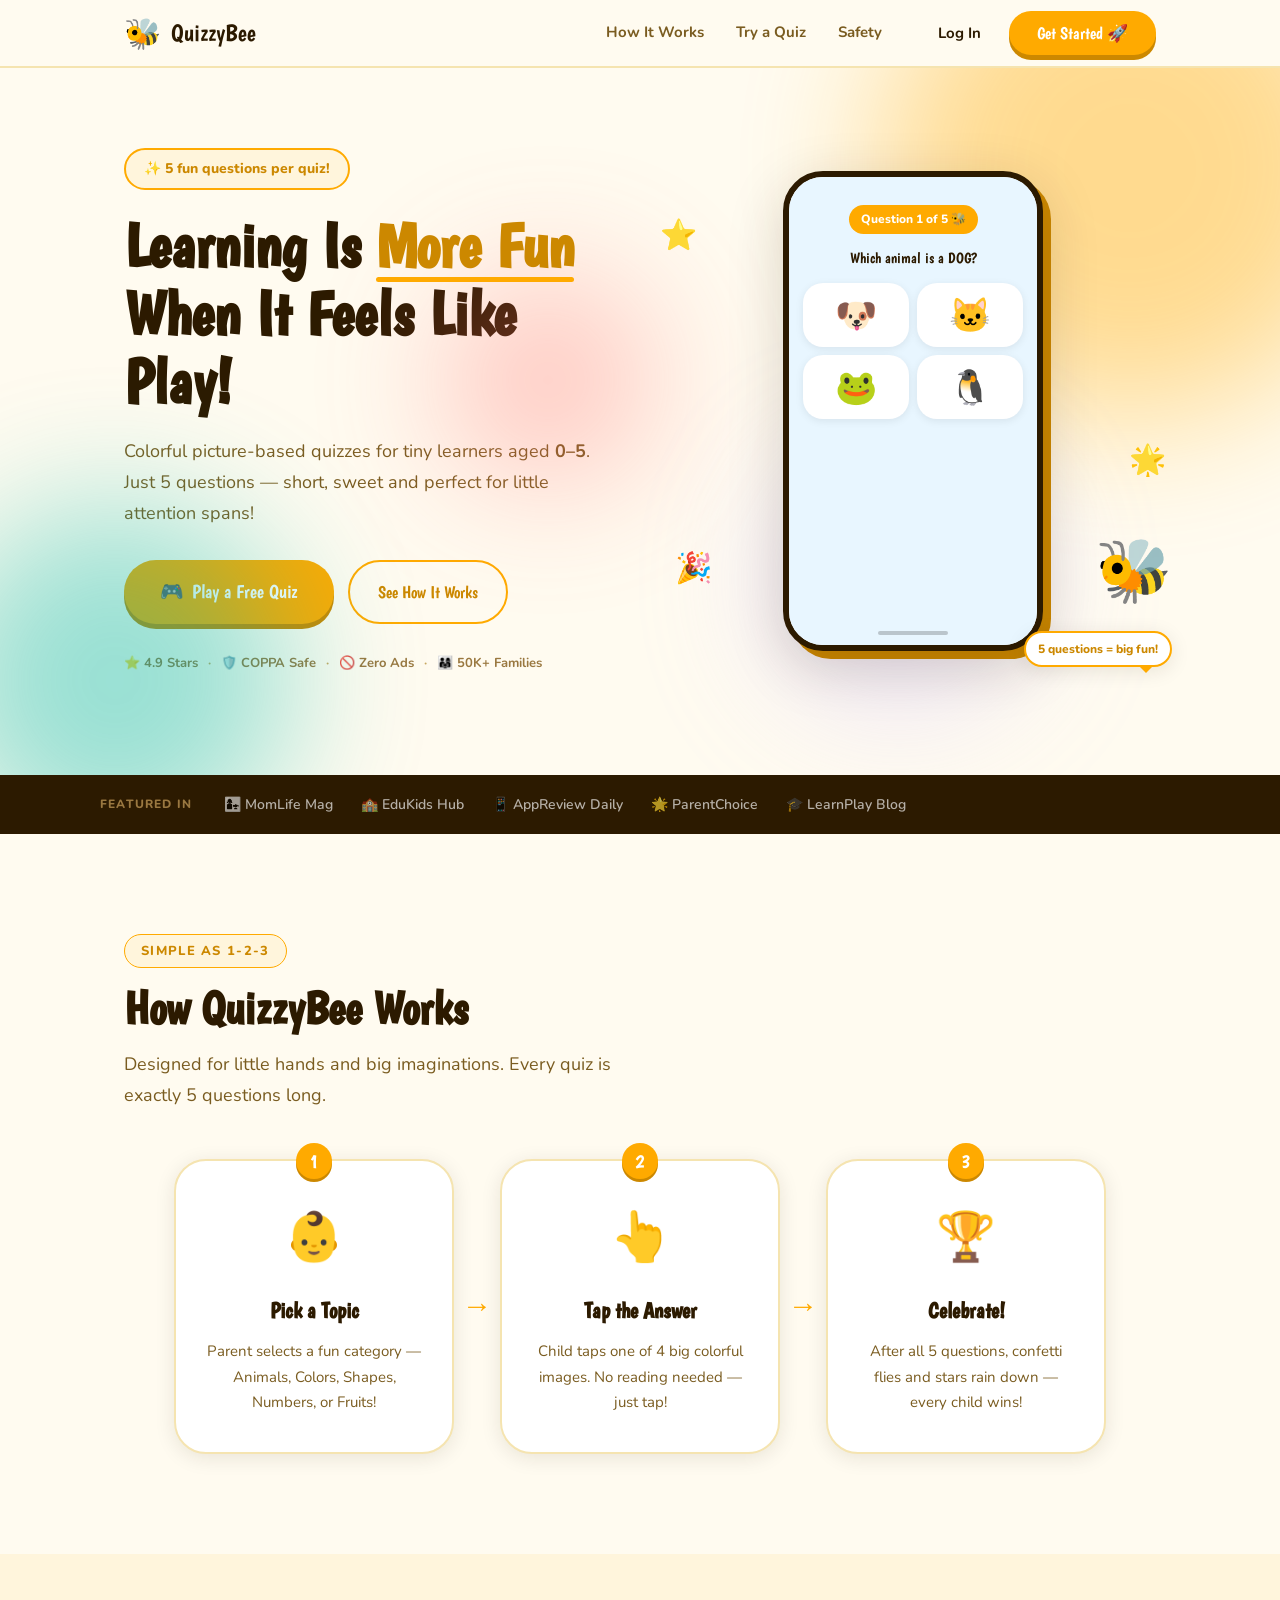
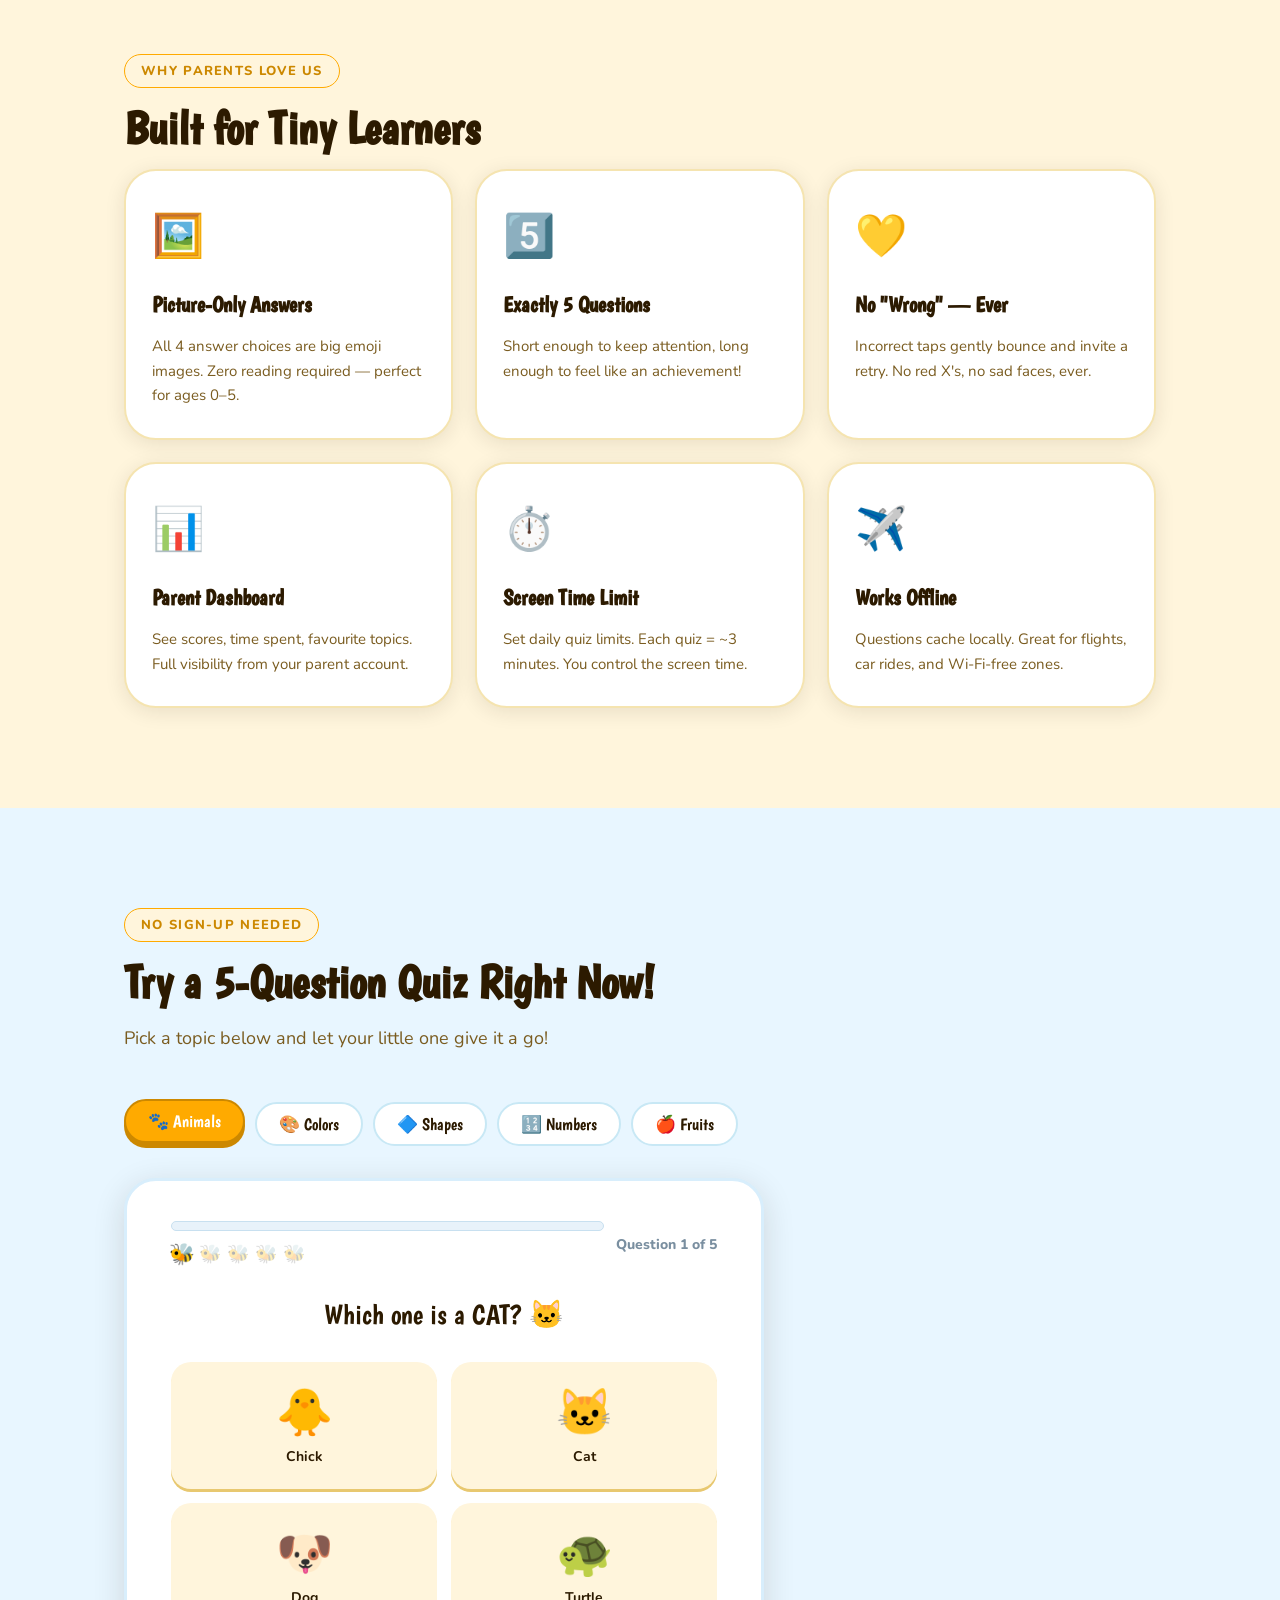
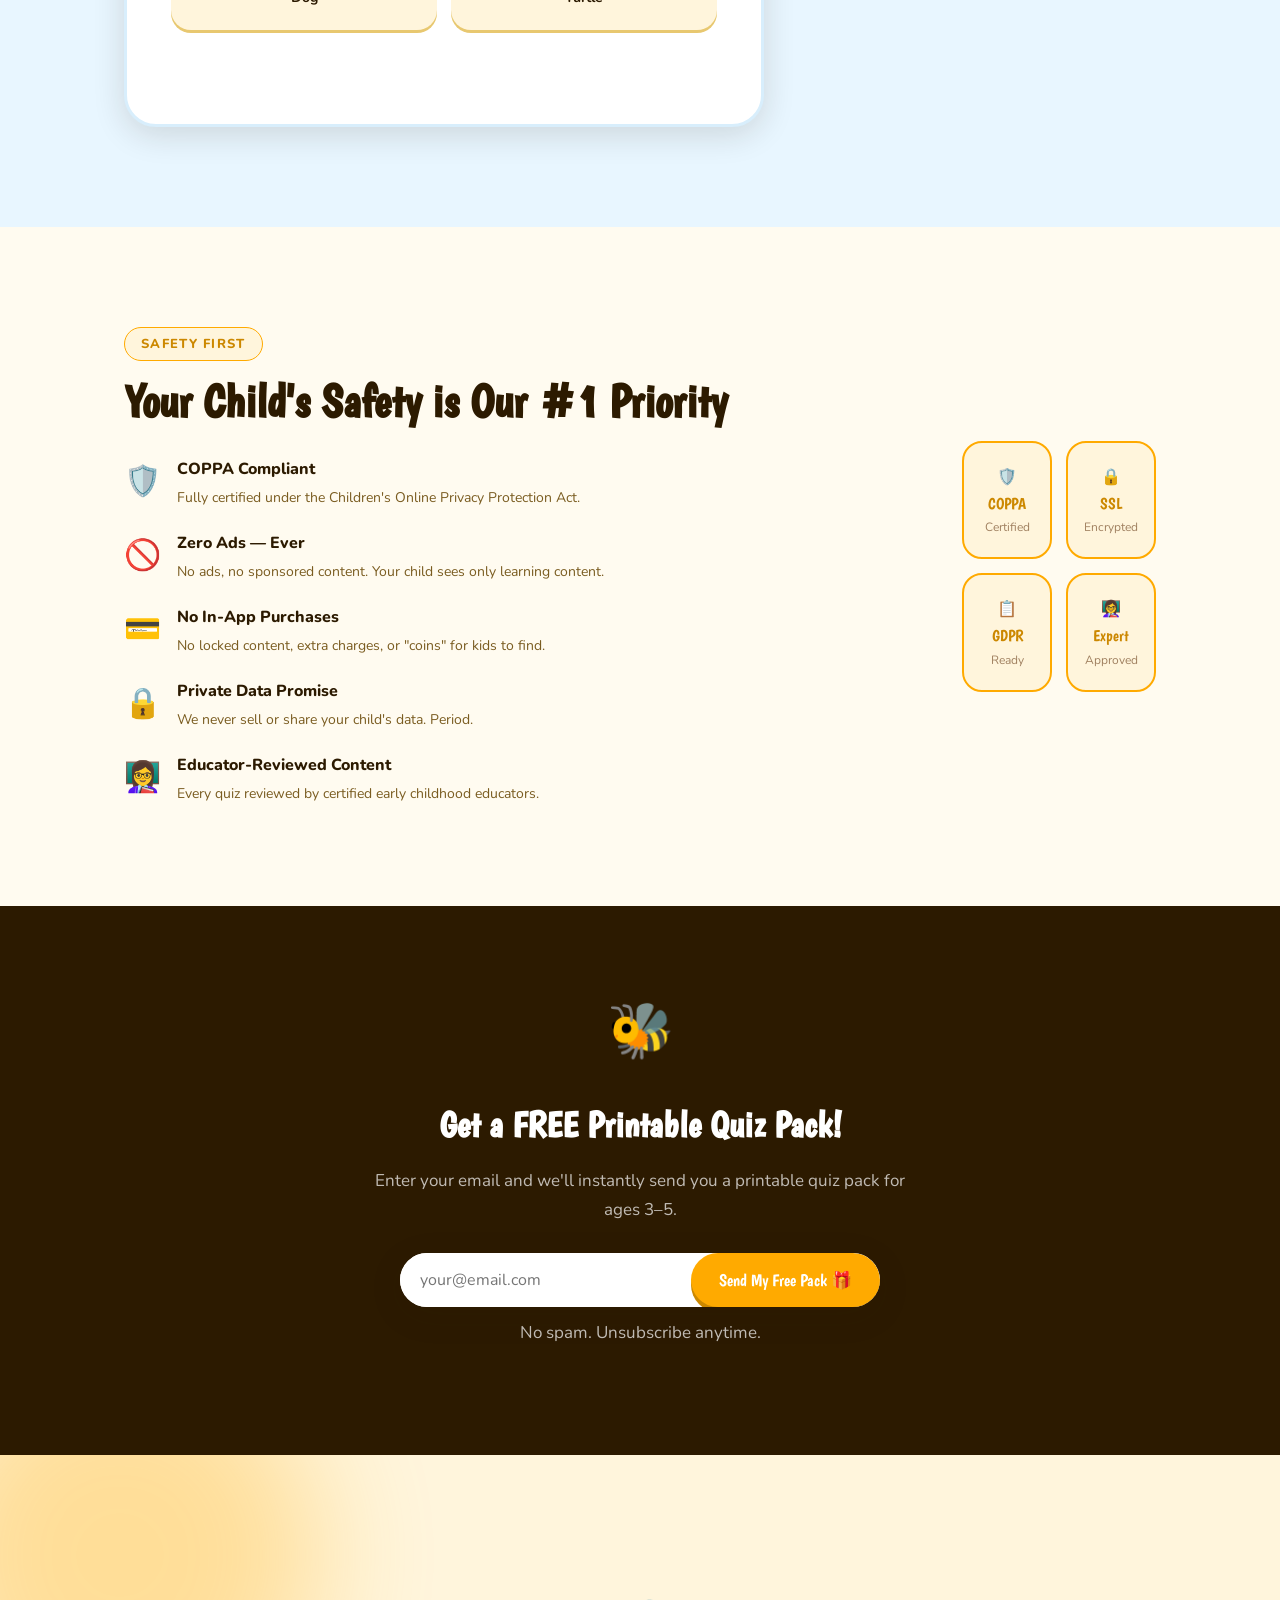
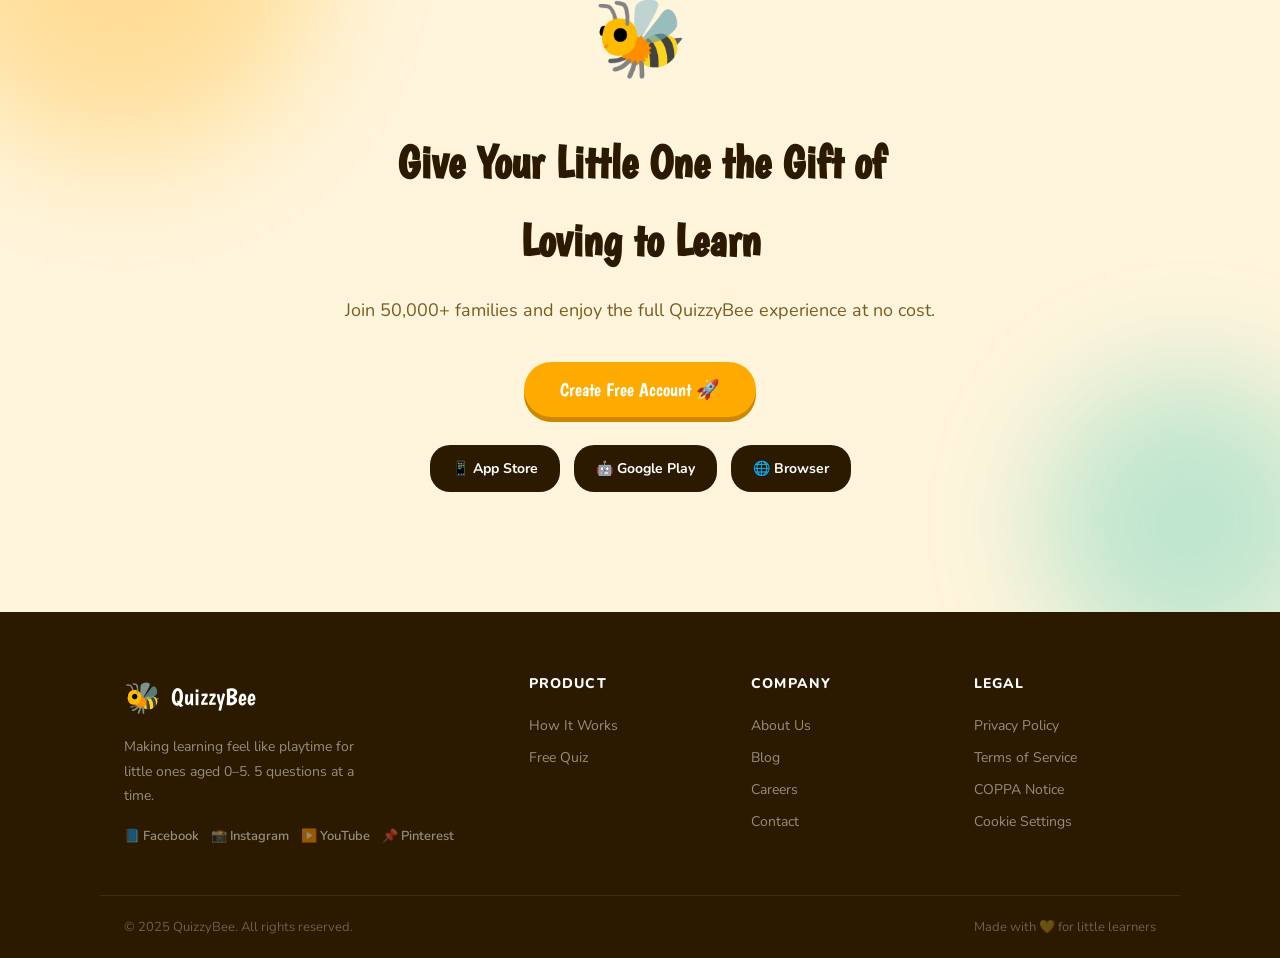
<file: index.html>
<!DOCTYPE html>
<html lang="en">
<head>
  <meta charset="UTF-8" />
  <meta name="viewport" content="width=device-width, initial-scale=1.0" />
  <title>QuizzyBee 🐝 — Fun Learning for Little Ones!</title>
  <link rel="preconnect" href="https://fonts.googleapis.com" />
  <link rel="preconnect" href="https://fonts.gstatic.com" crossorigin />
  <link href="https://fonts.googleapis.com/css2?family=Boogaloo&family=Nunito:wght@400;600;700;800;900&display=swap" rel="stylesheet" />
  <link rel="stylesheet" href="style.css" />
</head>
<body>

<!-- ═══ NAVBAR ═══ -->
<nav class="navbar" id="navbar">
  <div class="nav-wrap">
    <a href="index.html" class="logo">
      <div class="logo-bee">🐝</div>
      <span>QuizzyBee</span>
    </a>
    <div class="nav-links">
      <a href="#how">How It Works</a>
      <a href="#demo">Try a Quiz</a>
      <a href="#safety">Safety</a>
    </div>
    <div class="nav-actions">
  <button class="btn-ghost" onclick="openModal('loginModal')">Log In</button>
  <button class="btn-honey" onclick="openModal('signupModal')">Get Started 🚀</button>
</div>
    <button class="burger" id="burger">
      <div></div><div></div><div></div>
    </button>
  </div>
  <div class="mobile-nav" id="mobileNav">
  <a href="#how">How It Works</a>
  <a href="#demo">Try a Quiz</a>
  <button onclick="openModal('loginModal')" class="btn-ghost">Log In</button>
  <button onclick="openModal('signupModal')" class="btn-honey">Get Started 🚀</button>
</div>
</nav>



  <!-- ═══ HERO ═══ -->
  <section class="hero">
    <div class="hero-bubbles">
      <div class="bubble b1"></div>
      <div class="bubble b2"></div>
      <div class="bubble b3"></div>
      <div class="bubble b4"></div>
    </div>
    <div class="hero-content">
      <div class="hero-left">
        <span class="hero-pill">✨ 5 fun questions per quiz!</span>
        <h1>Learning Is <em>More Fun</em> When It Feels Like Play!</h1>
        <p>Colorful picture-based quizzes for tiny learners aged <strong>0–5</strong>. Just 5 questions — short, sweet and perfect for little attention spans!</p>
        <div class="hero-btns">
          <a href="#demo" class="btn-honey btn-big"><span>🎮</span> Play a Free Quiz</a>
          <a href="#how" class="btn-outline btn-big">See How It Works</a>
        </div>
        <div class="hero-trust">
          <span>⭐ 4.9 Stars</span>
          <span class="dot">·</span>
          <span>🛡️ COPPA Safe</span>
          <span class="dot">·</span>
          <span>🚫 Zero Ads</span>
          <span class="dot">·</span>
          <span>👨‍👩‍👧 50K+ Families</span>
        </div>
      </div>
      <div class="hero-right">
        <div class="phone-frame">
          <div class="phone-screen">
            <div class="mini-quiz">
              <div class="mini-q-num">Question 1 of 5 🐝</div>
              <div class="mini-q-text">Which animal is a DOG?</div>
              <div class="mini-opts">
                <button class="mini-opt" onclick="heroTap(this,true)">🐶</button>
                <button class="mini-opt" onclick="heroTap(this,false)">🐱</button>
                <button class="mini-opt" onclick="heroTap(this,false)">🐸</button>
                <button class="mini-opt" onclick="heroTap(this,false)">🐧</button>
              </div>
              <div class="mini-result" id="miniResult"></div>
            </div>
          </div>
          <div class="phone-home-bar"></div>
        </div>
        <div class="floaty f1">⭐</div>
        <div class="floaty f2">🌟</div>
        <div class="floaty f3">🎉</div>
        <div class="mascot-wrap">
          <div class="mascot">🐝</div>
          <div class="speech-bubble">5 questions = big fun!</div>
        </div>
      </div>
    </div>
  </section>

  <!-- ═══ STRIP ═══ -->
  <div class="strip">
    <div class="strip-inner">
      <span class="strip-label">Featured In</span>
      <div class="strip-logos">
        <span>👩‍👧 MomLife Mag</span>
        <span>🏫 EduKids Hub</span>
        <span>📱 AppReview Daily</span>
        <span>🌟 ParentChoice</span>
        <span>🎓 LearnPlay Blog</span>
      </div>
    </div>
  </div>

  <!-- ═══ HOW IT WORKS ═══ -->
  <section class="how-section" id="how">
    <div class="wrap">
      <div class="section-tag">Simple as 1-2-3</div>
      <h2 class="section-h">How QuizzyBee Works</h2>
      <p class="section-p">Designed for little hands and big imaginations. Every quiz is exactly 5 questions long.</p>
      <div class="steps-row">
        <div class="step-card">
          <div class="step-num">1</div>
          <div class="step-icon">👶</div>
          <h3>Pick a Topic</h3>
          <p>Parent selects a fun category — Animals, Colors, Shapes, Numbers, or Fruits!</p>
        </div>
        <div class="step-arrow">→</div>
        <div class="step-card">
          <div class="step-num">2</div>
          <div class="step-icon">👆</div>
          <h3>Tap the Answer</h3>
          <p>Child taps one of 4 big colorful images. No reading needed — just tap!</p>
        </div>
        <div class="step-arrow">→</div>
        <div class="step-card">
          <div class="step-num">3</div>
          <div class="step-icon">🏆</div>
          <h3>Celebrate!</h3>
          <p>After all 5 questions, confetti flies and stars rain down — every child wins!</p>
        </div>
      </div>
    </div>
  </section>

  <!-- ═══ FEATURES ═══ -->
  <section class="features-section">
    <div class="wrap">
      <div class="section-tag">Why Parents Love Us</div>
      <h2 class="section-h">Built for Tiny Learners</h2>
      <div class="feats-grid">
        <div class="feat-card fc1">
          <div class="feat-ico">🖼️</div>
          <h3>Picture-Only Answers</h3>
          <p>All 4 answer choices are big emoji images. Zero reading required — perfect for ages 0–5.</p>
        </div>
        <div class="feat-card fc2">
          <div class="feat-ico">5️⃣</div>
          <h3>Exactly 5 Questions</h3>
          <p>Short enough to keep attention, long enough to feel like an achievement!</p>
        </div>
        <div class="feat-card fc3">
          <div class="feat-ico">💛</div>
          <h3>No "Wrong" — Ever</h3>
          <p>Incorrect taps gently bounce and invite a retry. No red X's, no sad faces, ever.</p>
        </div>
        <div class="feat-card fc4">
          <div class="feat-ico">📊</div>
          <h3>Parent Dashboard</h3>
          <p>See scores, time spent, favourite topics. Full visibility from your parent account.</p>
        </div>
        <div class="feat-card fc5">
          <div class="feat-ico">⏱️</div>
          <h3>Screen Time Limit</h3>
          <p>Set daily quiz limits. Each quiz = ~3 minutes. You control the screen time.</p>
        </div>
        <div class="feat-card fc6">
          <div class="feat-ico">✈️</div>
          <h3>Works Offline</h3>
          <p>Questions cache locally. Great for flights, car rides, and Wi-Fi-free zones.</p>
        </div>
      </div>
    </div>
  </section>

  <!-- ═══ DEMO QUIZ ═══ -->
  <section class="demo-section" id="demo">
    <div class="wrap">
      <div class="section-tag">No Sign-Up Needed</div>
      <h2 class="section-h">Try a 5-Question Quiz Right Now!</h2>
      <p class="section-p">Pick a topic below and let your little one give it a go!</p>

      <div class="topic-pills">
        <button class="topic-btn active" onclick="setTopic('animals',this)">🐾 Animals</button>
        <button class="topic-btn" onclick="setTopic('colors',this)">🎨 Colors</button>
        <button class="topic-btn" onclick="setTopic('shapes',this)">🔷 Shapes</button>
        <button class="topic-btn" onclick="setTopic('numbers',this)">🔢 Numbers</button>
        <button class="topic-btn" onclick="setTopic('fruits',this)">🍎 Fruits</button>
      </div>

      <!-- Quiz box -->
      <div class="quiz-box" id="quizBox">
        <!-- Progress -->
        <div class="qb-top">
          <div class="qb-prog-wrap">
            <div class="qb-prog-bar"><div class="qb-prog-fill" id="progFill"></div></div>
            <div class="qb-prog-bees" id="progBees">
              <span class="prog-bee done" id="pb0">🐝</span>
              <span class="prog-bee" id="pb1">🐝</span>
              <span class="prog-bee" id="pb2">🐝</span>
              <span class="prog-bee" id="pb3">🐝</span>
              <span class="prog-bee" id="pb4">🐝</span>
            </div>
          </div>
          <div class="qb-counter" id="qbCounter">Question 1 of 5</div>
        </div>

        <!-- Question -->
        <div class="qb-question" id="qbQuestion">Loading…</div>

        <!-- Options grid -->
        <div class="qb-opts" id="qbOpts"></div>

        <!-- Feedback -->
        <div class="qb-feedback" id="qbFeedback"></div>
      </div>

      <!-- Completion card (hidden until done) -->
      <div class="quiz-done hidden" id="quizDone">
        <div class="done-confetti" id="doneConfetti"></div>
        <div class="done-bee">🐝</div>
        <h3 id="doneTitle">You're a Star! 🌟</h3>
        <div class="done-score" id="doneScore"></div>
        <p id="doneMsg">Amazing work on all 5 questions!</p>
        <div class="done-stars" id="doneStars"></div>
        <div class="done-btns">
          <button class="btn-honey btn-big" onclick="restartDemo()">Play Again 🔄</button>
          <button onclick="openModal('signupModal')" class="btn-outline btn-big">Create Your Account →</button>
        </div>
      </div>
    </div>
  </section>


  <!-- ═══ SAFETY ═══ -->
  <section class="safety-section" id="safety">
    <div class="wrap safety-wrap">
      <div class="safety-text">
        <div class="section-tag">Safety First</div>
        <h2 class="section-h">Your Child's Safety is Our #1 Priority</h2>
        <div class="safety-list">
          <div class="safety-row">
            <span class="s-ico">🛡️</span>
            <div><strong>COPPA Compliant</strong><p>Fully certified under the Children's Online Privacy Protection Act.</p></div>
          </div>
          <div class="safety-row">
            <span class="s-ico">🚫</span>
            <div><strong>Zero Ads — Ever</strong><p>No ads, no sponsored content. Your child sees only learning content.</p></div>
          </div>
          <div class="safety-row">
            <span class="s-ico">💳</span>
            <div><strong>No In-App Purchases</strong><p>No locked content, extra charges, or "coins" for kids to find.</p></div>
          </div>
          <div class="safety-row">
            <span class="s-ico">🔒</span>
            <div><strong>Private Data Promise</strong><p>We never sell or share your child's data. Period.</p></div>
          </div>
          <div class="safety-row">
            <span class="s-ico">👩‍🏫</span>
            <div><strong>Educator-Reviewed Content</strong><p>Every quiz reviewed by certified early childhood educators.</p></div>
          </div>
        </div>
      </div>
      <div class="safety-badges">
        <div class="s-badge">🛡️<br>COPPA<br><small>Certified</small></div>
        <div class="s-badge">🔒<br>SSL<br><small>Encrypted</small></div>
        <div class="s-badge">📋<br>GDPR<br><small>Ready</small></div>
        <div class="s-badge">👩‍🏫<br>Expert<br><small>Approved</small></div>
      </div>
    </div>
  </section>

  <!-- ═══ EMAIL LEAD ═══ -->
  <section class="lead-section">
    <div class="lead-inner">
      <div class="lead-bee">🐝</div>
      <h2>Get a FREE Printable Quiz Pack!</h2>
      <p>Enter your email and we'll instantly send you a printable quiz pack for ages 3–5.</p>
      <div class="lead-form" id="leadForm">
        <input type="email" id="leadEmail" placeholder="your@email.com" class="lead-input" />
        <button onclick="submitLead()" class="btn-honey">Send My Free Pack 🎁</button>
      </div>
      <p class="lead-small">No spam. Unsubscribe anytime.</p>
    </div>
  </section>

  <!-- ═══ FINAL CTA ═══ -->
  <section class="final-section">
    <div class="final-blobs">
      <div class="fb1"></div><div class="fb2"></div>
    </div>
    <div class="final-inner">
      <div class="final-bee">🐝</div>
      <h2>Give Your Little One the Gift of Loving to Learn</h2>
      <p>Join 50,000+ families and enjoy the full QuizzyBee experience at no cost.</p>
      <button onclick="openModal('signupModal')" class="btn-honey btn-big">Create Free Account 🚀</button>
      <div class="store-row">
        <div class="store-pill">📱 App Store</div>
        <div class="store-pill">🤖 Google Play</div>
        <div class="store-pill">🌐 Browser</div>
      </div>
    </div>
  </section>

  <!-- ═══ FOOTER ═══ -->
  <footer class="footer">
    <div class="footer-inner">
      <div class="footer-brand">
        <a href="index.html" class="logo" style="color:#fff;margin-bottom:12px">
          <div class="logo-bee">🐝</div><span>QuizzyBee</span>
        </a>
        <p>Making learning feel like playtime for little ones aged 0–5. 5 questions at a time.</p>
        <div class="footer-socials">
          <a href="#">📘 Facebook</a>
          <a href="#">📸 Instagram</a>
          <a href="#">▶️ YouTube</a>
          <a href="#">📌 Pinterest</a>
        </div>
      </div>
      <div class="footer-col">
  <h4>Product</h4>
  <a href="#how">How It Works</a>
  <a href="#demo">Free Quiz</a>
  <button onclick="openModal('loginModal')" class="btn-ghost">Log In</button>
</div>
      <div class="footer-col">
        <h4>Company</h4>
        <a href="#">About Us</a>
        <a href="#">Blog</a>
        <a href="#">Careers</a>
        <a href="#">Contact</a>
      </div>
      <div class="footer-col">
        <h4>Legal</h4>
        <a href="#">Privacy Policy</a>
        <a href="#">Terms of Service</a>
        <a href="#">COPPA Notice</a>
        <a href="#">Cookie Settings</a>
      </div>
    </div>
    <div class="footer-bottom">
      <span>© 2025 QuizzyBee. All rights reserved.</span>
      <span>Made with 💛 for little learners</span>
    </div>
  </footer>


<!-- Login Modal -->
<div id="loginModal" class="modal hidden">
  <div class="modal-content">
    <span class="close" onclick="closeModal('loginModal')">&times;</span>
    <div style="font-size:42px;margin-bottom:6px">🐝</div>
    <h2>Welcome Back!</h2>
    <p class="modal-subtitle">Log in to your QuizzyBee account</p>
    <form id="loginForm">
      <input type="hidden" name="action" value="login">
      <input type="email"    name="email"    placeholder="📧 Email address" required>
      <input type="password" name="password" placeholder="🔒 Password"      required>
      <button type="submit" class="btn-honey">Log In 🚀</button>
    </form>
    <div id="loginMessage" class="message"></div>
    <div class="modal-switch">
      Don't have an account?
      <button onclick="closeModal('loginModal');openModal('signupModal')">Sign Up Free →</button>
    </div>
  </div>
</div>

<!-- Signup Modal -->
<div id="signupModal" class="modal hidden">
  <div class="modal-content">
    <span class="close" onclick="closeModal('signupModal')">&times;</span>
    <div style="font-size:42px;margin-bottom:6px">🐝</div>
    <h2>Create Account</h2>
    <p class="modal-subtitle">Join 50K+ families on QuizzyBee — it's free!</p>
    <form id="signupForm">
      <input type="hidden"   name="action"   value="register">
      <input type="text"     name="name"     placeholder="👤 Your name"      required>
      <input type="email"    name="email"    placeholder="📧 Email address"  required>
      <input type="password" name="password" placeholder="🔒 Password (min 6 chars)" required>
      <button type="submit" class="btn-honey">Create Free Account 🚀</button>
    </form>
    <div id="signupMessage" class="message"></div>
    <div class="modal-switch">
      Already have an account?
      <button onclick="closeModal('signupModal');openModal('loginModal')">Log In →</button>
    </div>
  </div>
</div>

  <script src="landing.js"></script>
</body>
</html>
</file>
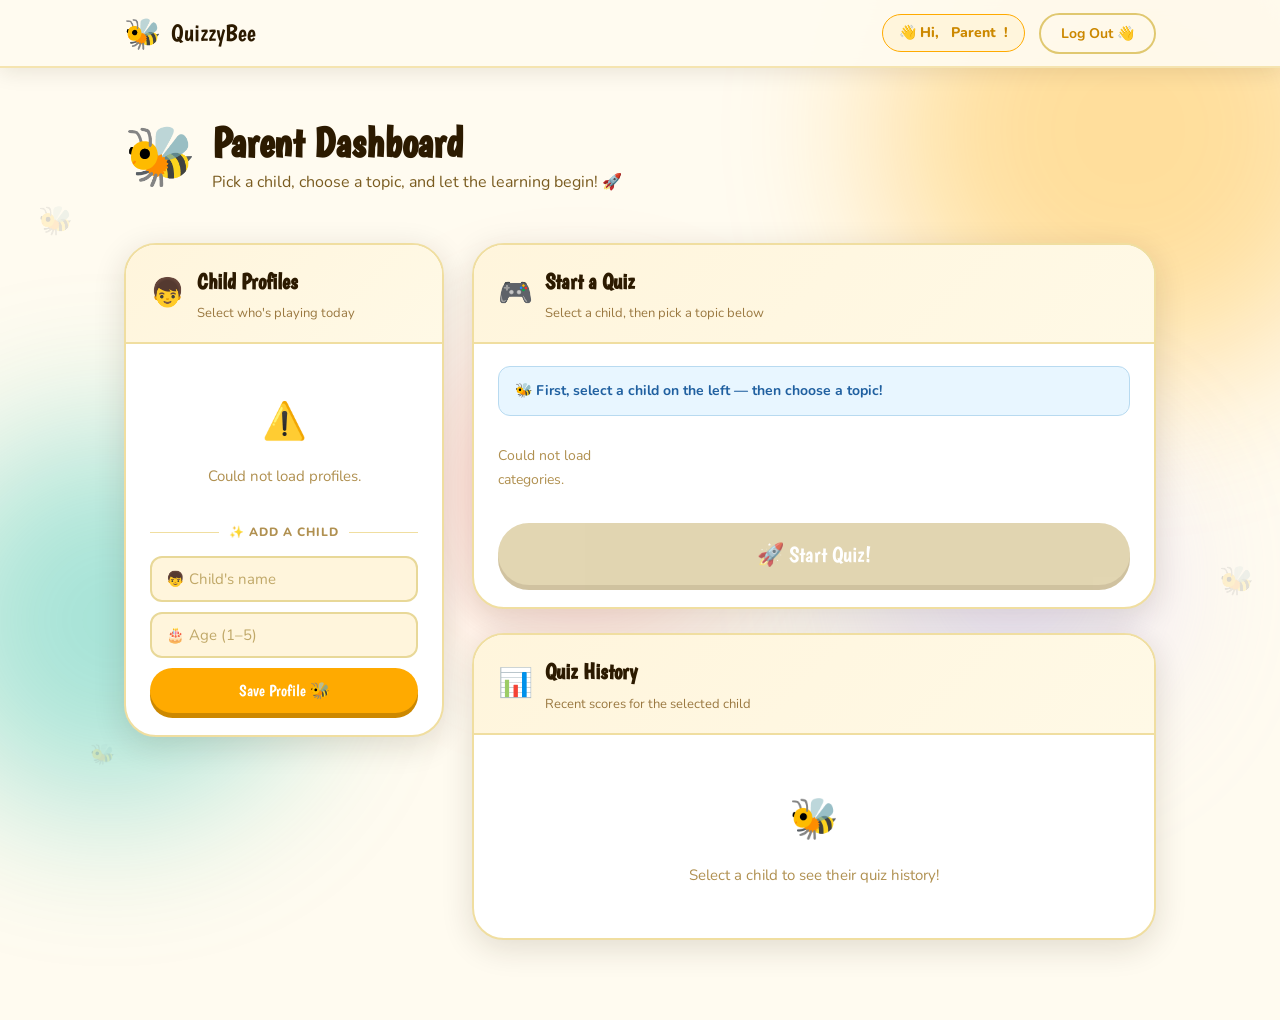
<file: dashboard.html>
<!DOCTYPE html>
<html lang="en">
<head>
  <meta charset="UTF-8" />
  <meta name="viewport" content="width=device-width, initial-scale=1.0" />
  <title>QuizzyBee 🐝 — Dashboard</title>
  <link rel="preconnect" href="https://fonts.googleapis.com" />
  <link rel="preconnect" href="https://fonts.gstatic.com" crossorigin />
  <link href="https://fonts.googleapis.com/css2?family=Boogaloo&family=Nunito:wght@400;600;700;800;900&display=swap" rel="stylesheet" />
  <link rel="stylesheet" href="style.css" />
  <style>
    /* ═══ PAGE BASE ═══ */
    body {
      background: var(--cream);
      min-height: 100vh;
      position: relative;
      overflow-x: hidden;
    }

    /* ═══ BACKGROUND BLOBS (matches landing hero) ═══ */
    .page-blobs {
      position: fixed;
      inset: 0;
      pointer-events: none;
      z-index: 0;
    }
    .blob {
      position: absolute;
      border-radius: 50%;
      filter: blur(80px);
      opacity: 0.35;
    }
    .blob-1 { width: 500px; height: 500px; background: var(--honey);   top: -120px; right: -100px; }
    .blob-2 { width: 380px; height: 380px; background: var(--teal);    bottom: 10%; left: -80px; }
    .blob-3 { width: 260px; height: 260px; background: var(--coral);   top: 40%;   left: 35%; }
    .blob-4 { width: 280px; height: 280px; background: var(--lavender);bottom: 20%; right: 10%; }

    /* everything above blobs */
    .navbar, .dash-body { position: relative; z-index: 1; }

    /* ═══ NAVBAR ═══ */
    .navbar {
      position: sticky; top: 0; z-index: 900;
      background: rgba(255,251,240,.93);
      backdrop-filter: blur(14px);
      border-bottom: 2px solid #f5e4b0;
      box-shadow: var(--shadow);
    }
    .nav-wrap {
      max-width: 1080px; margin: 0 auto; padding: 0 24px;
      display: flex; align-items: center; gap: 20px; height: 66px;
    }
    .nav-right {
      margin-left: auto;
      display: flex; align-items: center; gap: 14px;
    }
    .welcome-chip {
      display: flex; align-items: center; gap: 8px;
      background: var(--honey-lt);
      border: 1.5px solid var(--honey);
      border-radius: var(--r-xl);
      padding: 6px 16px;
      font-weight: 800; font-size: 14px; color: var(--honey-dk);
    }
    .btn-logout {
      display: inline-flex; align-items: center; gap: 6px;
      background: transparent;
      border: 2px solid #e0c870;
      color: var(--honey-dk);
      font-family: var(--font-b); font-weight: 700; font-size: 14px;
      padding: 9px 20px; border-radius: var(--r-xl);
      cursor: pointer; transition: background .2s;
    }
    .btn-logout:hover { background: var(--honey-lt); }

    /* ═══ DASH BODY ═══ */
    .dash-body {
      max-width: 1080px; margin: 0 auto;
      padding: 40px 24px 80px;
    }

    /* ── Page title row ── */
    .page-title-row {
      display: flex; align-items: center; gap: 16px;
      margin-bottom: 36px;
    }
    .page-mascot {
      font-size: 58px;
      animation: mascot-fly 6s ease-in-out infinite;
    }
    .page-title-text h1 {
      font-family: var(--font-h);
      font-size: clamp(28px, 4vw, 42px);
      color: var(--ink); line-height: 1.1; margin-bottom: 4px;
    }
    .page-title-text p { font-size: 16px; color: #7a5c20; }

    /* ═══ TWO-COLUMN GRID ═══ */
    .dash-grid {
      display: grid;
      grid-template-columns: 320px 1fr;
      gap: 28px;
      align-items: start;
    }
    @media(max-width: 860px) {
      .dash-grid { grid-template-columns: 1fr; }
    }

    /* ═══ CARDS ═══ */
    .dash-card {
      background: var(--white);
      border-radius: var(--r-lg);
      border: 2.5px solid #f0dea0;
      box-shadow: var(--shadow-md);
      overflow: hidden;
    }

    .card-header {
      background: linear-gradient(135deg, var(--honey-lt) 0%, #fff9e6 100%);
      border-bottom: 2px solid #f0dea0;
      padding: 18px 24px;
      display: flex; align-items: center; gap: 12px;
    }
    .card-header-icon { font-size: 28px; }
    .card-header h2 {
      font-family: var(--font-h);
      font-size: 22px; color: var(--ink); margin: 0;
    }
    .card-header p { font-size: 13px; color: #9a7840; margin: 2px 0 0; }
    .card-body { padding: 22px 24px; }

    /* ═══ STATUS BANNER ═══ */
    .status-banner {
      border-radius: var(--r-sm);
      padding: 11px 16px;
      font-weight: 700; font-size: 14px;
      margin-bottom: 14px;
      display: none;
      animation: rise .3s ease;
      align-items: center; gap: 8px;
    }
    .status-banner.success { background: var(--green-lt); color: #1f7a35; display: flex; }
    .status-banner.error   { background: var(--coral-lt); color: #b02020; display: flex; }
    .status-banner.info    { background: var(--sky);       color: #1a5080; display: flex; }

    /* ═══ CHILD PROFILES ═══ */
    .child-list { display: flex; flex-direction: column; gap: 10px; margin-bottom: 18px; }

    .child-card {
      display: flex; align-items: center; justify-content: space-between;
      padding: 13px 16px;
      background: var(--honey-lt);
      border: 2px solid #f0d88a;
      border-radius: var(--r-md);
      cursor: pointer;
      transition: all .2s;
    }
    .child-card:hover {
      transform: translateY(-3px);
      box-shadow: 0 5px 0 #e0c860;
      border-color: var(--honey);
    }
    .child-card.active {
      background: var(--honey);
      border-color: var(--honey-dk);
      box-shadow: 0 5px 0 var(--honey-dk);
      transform: translateY(-2px);
    }
    .child-card-left { display: flex; align-items: center; gap: 10px; }
    .child-avatar {
      width: 40px; height: 40px;
      background: var(--white);
      border-radius: 50%;
      display: flex; align-items: center; justify-content: center;
      font-size: 18px; font-family: var(--font-h);
      font-weight: 800; color: var(--honey-dk);
      border: 2px solid rgba(255,255,255,.5);
    }
    .child-card.active .child-avatar { background: rgba(255,255,255,.25); color: var(--white); }
    .child-info-name { font-weight: 800; font-size: 15px; color: var(--ink); }
    .child-info-age  { font-size: 12px; color: #9a7840; }
    .child-card.active .child-info-name,
    .child-card.active .child-info-age { color: var(--white); }

    .no-children {
      text-align: center; padding: 24px 0 14px;
      color: #b09050; font-size: 15px; line-height: 1.8;
    }
    .no-children .no-ch-icon { font-size: 36px; display: block; margin-bottom: 8px; }

    /* ── Add child form ── */
    .add-child-divider {
      display: flex; align-items: center; gap: 10px; margin: 16px 0 14px;
    }
    .add-child-divider hr { flex: 1; border: none; border-top: 1.5px solid #f0dea0; }
    .add-child-divider span {
      font-size: 12px; font-weight: 800; color: #b09050;
      text-transform: uppercase; letter-spacing: .08em; white-space: nowrap;
    }
    .add-form { display: flex; flex-direction: column; gap: 10px; }
    .add-form input {
      width: 100%; padding: 11px 14px;
      border: 2px solid #e8d898;
      border-radius: var(--r-sm);
      font-family: var(--font-b); font-size: 15px;
      background: var(--honey-lt);
      transition: border-color .2s, background .2s;
    }
    .add-form input:focus { outline: none; border-color: var(--honey); background: var(--white); }
    .add-form input::placeholder { color: #c0a868; }

    /* ═══ CATEGORY TILES ═══ */
    .cat-grid {
      display: grid;
      grid-template-columns: repeat(auto-fill, minmax(108px, 1fr));
      gap: 12px;
      margin-bottom: 24px;
    }
    .cat-tile {
      padding: 18px 8px 14px;
      border-radius: var(--r-md);
      border: 2.5px solid #e8d898;
      background: var(--honey-lt);
      font-family: var(--font-h); font-size: 15px; color: var(--ink);
      cursor: pointer; text-align: center;
      transition: all .2s;
      box-shadow: 0 4px 0 #e0c870;
    }
    .cat-tile:hover {
      transform: translateY(-4px);
      box-shadow: 0 8px 0 #e0c870;
      border-color: var(--honey);
    }
    .cat-tile.selected {
      background: var(--honey);
      border-color: var(--honey-dk);
      color: var(--white);
      box-shadow: 0 5px 0 var(--honey-dk);
      transform: translateY(-2px);
    }
    .cat-tile .cat-emoji { font-size: 32px; display: block; margin-bottom: 8px; }

    /* ── Quiz hint bar ── */
    .quiz-hint {
      background: var(--sky);
      border: 1.5px solid #b8daf0;
      border-radius: var(--r-sm);
      padding: 12px 16px;
      font-size: 14px; font-weight: 700; color: #2060a0;
      margin-bottom: 20px;
      display: flex; align-items: center; gap: 10px;
    }

    /* ── Big start button ── */
    .btn-start {
      display: flex; align-items: center; justify-content: center; gap: 12px;
      width: 100%;
      background: var(--honey); color: var(--white);
      font-family: var(--font-h); font-size: 22px;
      padding: 18px 36px;
      border-radius: var(--r-xl); border: none; cursor: pointer;
      box-shadow: 0 7px 0 var(--honey-dk);
      transition: transform .15s, box-shadow .15s;
    }
    .btn-start:hover:not(:disabled) { transform: translateY(-4px); box-shadow: 0 11px 0 var(--honey-dk); }
    .btn-start:active:not(:disabled){ transform: translateY(3px);  box-shadow: 0 3px 0 var(--honey-dk); }
    .btn-start:disabled {
      background: #d8c898; box-shadow: 0 5px 0 #c0ae80;
      cursor: not-allowed; opacity: .75;
    }

    /* ═══ HISTORY TABLE ═══ */
    .history-empty {
      text-align: center; padding: 28px 0;
      color: #b09050; font-size: 15px;
    }
    .history-empty .empty-icon { font-size: 40px; display: block; margin-bottom: 10px; }

    .history-table { width: 100%; border-collapse: collapse; }
    .history-table thead tr { background: var(--honey-lt); }
    .history-table th {
      text-align: left; padding: 11px 16px;
      font-size: 12px; font-weight: 900;
      text-transform: uppercase; letter-spacing: .08em;
      color: var(--honey-dk);
    }
    .history-table td {
      padding: 13px 16px;
      border-bottom: 1.5px solid #f5ebc8;
      font-size: 15px;
    }
    .history-table tr:last-child td { border-bottom: none; }
    .history-table tbody tr:hover { background: var(--honey-lt); }

    .score-pill {
      display: inline-flex; align-items: center; gap: 5px;
      padding: 4px 14px; border-radius: var(--r-xl);
      font-family: var(--font-h); font-size: 15px;
    }
    .score-5   { background: var(--green-lt); color: #1f7a35; border: 1.5px solid #8ad8a0; }
    .score-4   { background: #e0eeff;          color: #1840a0; border: 1.5px solid #90b8f0; }
    .score-3   { background: var(--honey-lt);  color: var(--honey-dk); border: 1.5px solid var(--honey); }
    .score-low { background: var(--coral-lt);  color: #b02020; border: 1.5px solid #f0a0a0; }

    .cat-badge {
      display: inline-flex; align-items: center; gap: 6px;
      background: var(--sky); border-radius: var(--r-xl);
      padding: 4px 12px; font-size: 14px; font-weight: 700; color: #205080;
    }

    /* ═══ SHIMMER LOADING ═══ */
    .shimmer {
      background: linear-gradient(90deg, #f5e8b8 25%, #fdf5d8 50%, #f5e8b8 75%);
      background-size: 200% 100%;
      animation: shimmer 1.4s infinite;
      border-radius: var(--r-sm); height: 48px; margin-bottom: 10px;
    }
    @keyframes shimmer { to { background-position: -200% 0; } }

    /* ═══ MISC ═══ */
    @keyframes rise { from { opacity:0;transform:translateY(8px); } to { opacity:1;transform:translateY(0); } }
    .section-gap { margin-top: 24px; }

    /* Floating bees */
    .floaty-bee {
      position: fixed; font-size: 28px; pointer-events: none; z-index: 0;
      animation: floaty-anim 6s ease-in-out infinite; opacity: .15;
    }
    .floaty-bee.f1 { top: 22%; left: 3%;  animation-delay: 0s; }
    .floaty-bee.f2 { top: 62%; right: 2%; animation-delay: 2s; }
    .floaty-bee.f3 { top: 82%; left: 7%;  animation-delay: 4s; font-size: 20px; }
  </style>
</head>
<body>

<!-- ═══ BACKGROUND BLOBS ═══ -->
<div class="page-blobs">
  <div class="blob blob-1"></div>
  <div class="blob blob-2"></div>
  <div class="blob blob-3"></div>
  <div class="blob blob-4"></div>
</div>

<!-- Floating bees -->
<div class="floaty-bee f1">🐝</div>
<div class="floaty-bee f2">🐝</div>
<div class="floaty-bee f3">🐝</div>

<!-- ═══ NAVBAR ═══ -->
<nav class="navbar">
  <div class="nav-wrap">
    <a href="index.html" class="logo">
      <div class="logo-bee">🐝</div>
      <span>QuizzyBee</span>
    </a>
    <div class="nav-right">
      <div class="welcome-chip">
        👋 Hi, <span id="welcomeName" style="margin-left:4px">Parent</span>!
      </div>
      <button class="btn-logout" onclick="logout()">Log Out 👋</button>
    </div>
  </div>
</nav>

<!-- ═══ DASH BODY ═══ -->
<div class="dash-body">

  <!-- Page heading -->
  <div class="page-title-row">
    <div class="page-mascot">🐝</div>
    <div class="page-title-text">
      <h1>Parent Dashboard</h1>
      <p>Pick a child, choose a topic, and let the learning begin! 🚀</p>
    </div>
  </div>

  <!-- Grid -->
  <div class="dash-grid">

    <!-- ══ LEFT: Child Profiles ══ -->
    <aside>
      <div class="dash-card">
        <div class="card-header">
          <div class="card-header-icon">👦</div>
          <div>
            <h2>Child Profiles</h2>
            <p>Select who's playing today</p>
          </div>
        </div>
        <div class="card-body">

          <div id="statusBanner" class="status-banner"></div>

          <div class="child-list" id="childList">
            <div class="shimmer"></div>
            <div class="shimmer" style="height:36px;opacity:.5"></div>
          </div>

          <div class="add-child-divider">
            <hr /><span>✨ Add a child</span><hr />
          </div>

          <div class="add-form">
            <input type="text"   id="childNameInput" placeholder="👦 Child's name"  maxlength="50" />
            <input type="number" id="childAgeInput"  placeholder="🎂 Age (1–5)"    min="1" max="12" />
            <button class="btn-honey btn-full" onclick="addChild()" style="font-size:16px;padding:13px 28px">
              Save Profile 🐝
            </button>
          </div>

        </div>
      </div>
    </aside>

    <!-- ══ RIGHT: Quiz launcher + History ══ -->
    <section>

      <!-- Quiz launcher -->
      <div class="dash-card">
        <div class="card-header">
          <div class="card-header-icon">🎮</div>
          <div>
            <h2>Start a Quiz</h2>
            <p id="quizSubtitle">Select a child, then pick a topic below</p>
          </div>
        </div>
        <div class="card-body">

          <div class="quiz-hint" id="quizHint">
            🐝 First, select a child on the left — then choose a topic!
          </div>

          <div class="cat-grid" id="catGrid">
            <div class="shimmer" style="height:90px"></div>
            <div class="shimmer" style="height:90px;opacity:.7"></div>
            <div class="shimmer" style="height:90px;opacity:.5"></div>
            <div class="shimmer" style="height:90px;opacity:.35"></div>
            <div class="shimmer" style="height:90px;opacity:.2"></div>
          </div>

          <button class="btn-start" id="startBtn" onclick="startQuiz()" disabled>
            🚀 Start Quiz!
          </button>

        </div>
      </div>

      <!-- History -->
      <div class="dash-card section-gap">
        <div class="card-header">
          <div class="card-header-icon">📊</div>
          <div>
            <h2>Quiz History</h2>
            <p>Recent scores for the selected child</p>
          </div>
        </div>
        <div class="card-body" id="historyBody">
          <div class="history-empty">
            <span class="empty-icon">🐝</span>
            Select a child to see their quiz history!
          </div>
        </div>
      </div>

    </section>
  </div>
</div>

<script>
const CAT_ICONS = { Animals:'🐾', Colors:'🎨', Shapes:'🔷', Numbers:'🔢', Fruits:'🍎' };
const SCORE_MSG = { 5:'🏆 Perfect!', 4:'🌟 Great!', 3:'💛 Good!', 2:'💪 Keep going!', 1:'🤗 Try again!' };

let selectedChildId   = null;
let selectedChildName = null;
let selectedCatId     = null;

document.addEventListener('DOMContentLoaded', async () => {
  await loadChildren();
  await loadCategories();
});

function showStatus(msg, type = 'info') {
  const el = document.getElementById('statusBanner');
  const icons = { success:'✅', error:'⚠️', info:'💛' };
  el.innerHTML = `<span>${icons[type]}</span> ${msg}`;
  el.className = 'status-banner ' + type;
  clearTimeout(el._t);
  el._t = setTimeout(() => { el.className = 'status-banner'; }, 4000);
}

async function logout() {
  try {
    await fetch('php/auth.php', {
      method: 'POST', body: new URLSearchParams({ action: 'logout' })
    });
  } catch(e) {}
  window.location.href = 'index.html';
}

async function loadChildren() {
  try {
    const res  = await fetch('php/auth.php?action=get_children');
    if (res.status === 401) { window.location.href = 'index.html'; return; }
    const data = await res.json();
    const list = document.getElementById('childList');
    list.innerHTML = '';

    if (!data.children || data.children.length === 0) {
      list.innerHTML = `<div class="no-children">
        <span class="no-ch-icon">👦</span>
        No profiles yet!<br>Add your first child below 👇
      </div>`;
      return;
    }

    data.children.forEach(child => {
      const card      = document.createElement('div');
      card.className  = 'child-card';
      card.dataset.id = child.id;
      const initial   = child.name.charAt(0).toUpperCase();
      card.innerHTML  = `
        <div class="child-card-left">
          <div class="child-avatar">${initial}</div>
          <div>
            <div class="child-info-name">${child.name}</div>
            <div class="child-info-age">Age ${child.age} 🎂</div>
          </div>
        </div>
        <span style="font-size:18px;opacity:.5">▶</span>`;
      card.onclick = () => selectChild(child.id, child.name, card);
      list.appendChild(card);
    });
  } catch(e) {
    document.getElementById('childList').innerHTML =
      '<div class="no-children"><span class="no-ch-icon">⚠️</span>Could not load profiles.</div>';
  }
}

function selectChild(id, name, el) {
  selectedChildId   = id;
  selectedChildName = name;
  document.querySelectorAll('.child-card').forEach(c => c.classList.remove('active'));
  el.classList.add('active');
  document.getElementById('quizSubtitle').textContent = `Playing as: ${name} 🎯`;
  document.getElementById('quizHint').innerHTML =
    `🐝 Great! Now pick a topic for <strong>${name}</strong>!`;
  updateStartBtn();
  loadHistory(id);
}

async function addChild() {
  const name = document.getElementById('childNameInput').value.trim();
  const age  = parseInt(document.getElementById('childAgeInput').value, 10);
  if (!name)                       { showStatus('Please enter a name!', 'error'); return; }
  if (!age || age < 1 || age > 12) { showStatus('Age must be between 1 and 12!', 'error'); return; }

  try {
    const res  = await fetch('php/auth.php', {
      method: 'POST',
      body: new URLSearchParams({ action:'add_child', child_name:name, child_age:age })
    });
    const data = await res.json();
    if (data.status === 'success') {
      document.getElementById('childNameInput').value = '';
      document.getElementById('childAgeInput').value  = '';
      showStatus(`${name} added! 🎉`, 'success');
      await loadChildren();
    } else {
      showStatus(data.message || 'Could not add child.', 'error');
    }
  } catch(e) { showStatus('Server error. Please try again.', 'error'); }
}

async function loadCategories() {
  try {
    const res  = await fetch('php/quiz.php?action=categories');
    const data = await res.json();
    const grid = document.getElementById('catGrid');
    grid.innerHTML = '';
    (data.categories || []).forEach(cat => {
      const tile      = document.createElement('button');
      tile.className  = 'cat-tile';
      tile.dataset.id = cat.id;
      tile.innerHTML  = `<span class="cat-emoji">${CAT_ICONS[cat.name]||'📚'}</span>${cat.name}`;
      tile.onclick    = () => selectCategory(cat.id, tile);
      grid.appendChild(tile);
    });
  } catch(e) {
    document.getElementById('catGrid').innerHTML =
      '<p style="color:#b09050;font-size:14px;padding:8px 0">Could not load categories.</p>';
  }
}

function selectCategory(id, el) {
  selectedCatId = id;
  document.querySelectorAll('.cat-tile').forEach(t => t.classList.remove('selected'));
  el.classList.add('selected');
  updateStartBtn();
}

function updateStartBtn() {
  const btn    = document.getElementById('startBtn');
  btn.disabled = !(selectedChildId && selectedCatId);
  btn.innerHTML = btn.disabled
    ? '🚀 Start Quiz!'
    : `🚀 Start Quiz for ${selectedChildName}!`;
}

async function startQuiz() {
  if (!selectedChildId || !selectedCatId) return;
  const btn     = document.getElementById('startBtn');
  btn.disabled  = true;
  btn.innerHTML = '⏳ Loading quiz…';

  try {
    const res  = await fetch(
      `php/quiz.php?action=start_quiz&cat=${selectedCatId}&child=${selectedChildId}`
    );
    const data = await res.json();
    if (data.status === 'success') {
      sessionStorage.setItem('quizSession', JSON.stringify({
        session_id: data.session_id,
        questions:  data.questions,
        childName:  selectedChildName
      }));
      window.location.href = 'quiz.html';
    } else {
      showStatus('⚠️ ' + (data.message || 'Could not start quiz.'), 'error');
      btn.disabled  = false;
      btn.innerHTML = `🚀 Start Quiz for ${selectedChildName}!`;
    }
  } catch(e) {
    showStatus('Server error. Please try again.', 'error');
    btn.disabled  = false;
    btn.innerHTML = `🚀 Start Quiz for ${selectedChildName}!`;
  }
}

async function loadHistory(childId) {
  const body = document.getElementById('historyBody');
  body.innerHTML = '<div class="shimmer"></div><div class="shimmer" style="opacity:.5;height:36px"></div>';

  try {
    const res  = await fetch(`php/quiz.php?action=history&child_id=${childId}`);
    const data = await res.json();

    if (!data.sessions || data.sessions.length === 0) {
      body.innerHTML = `<div class="history-empty">
        <span class="empty-icon">🎮</span>No quizzes yet — go play one!
      </div>`;
      return;
    }

    body.innerHTML = `
      <table class="history-table">
        <thead><tr><th>Topic</th><th>Score</th><th>Date</th></tr></thead>
        <tbody>
          ${data.sessions.map(s => {
            const cls  = s.score===5?'score-5':s.score===4?'score-4':s.score===3?'score-3':'score-low';
            const icon = CAT_ICONS[s.category] || '📚';
            const msg  = SCORE_MSG[s.score] || '🐝';
            const date = new Date(s.created_at).toLocaleDateString('en-US',
              { month:'short', day:'numeric', year:'numeric' });
            return `<tr>
              <td><span class="cat-badge">${icon} ${s.category}</span></td>
              <td><span class="score-pill ${cls}">${s.score}/5 &nbsp;${msg}</span></td>
              <td style="color:#9a7840;font-size:14px">${date}</td>
            </tr>`;
          }).join('')}
        </tbody>
      </table>`;
  } catch(e) {
    body.innerHTML = '<div class="history-empty"><span class="empty-icon">⚠️</span>Could not load history.</div>';
  }
}
</script>
</body>
</html>
</file>
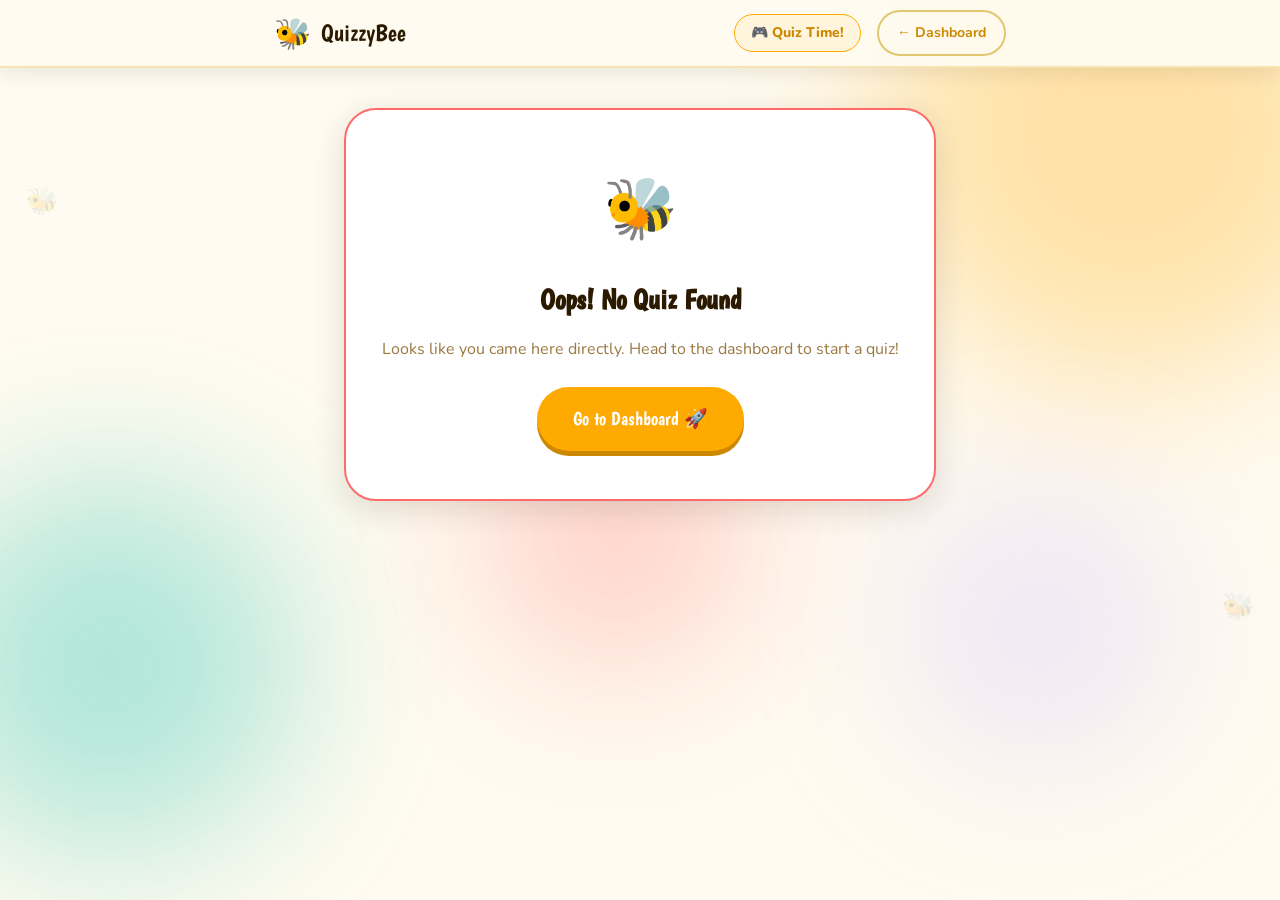
<file: quiz.html>
<!DOCTYPE html>
<html lang="en">
<head>
  <meta charset="UTF-8" />
  <meta name="viewport" content="width=device-width, initial-scale=1.0" />
  <title>QuizzyBee 🐝 — Let's Play!</title>
  <link rel="preconnect" href="https://fonts.googleapis.com" />
  <link rel="preconnect" href="https://fonts.gstatic.com" crossorigin />
  <link href="https://fonts.googleapis.com/css2?family=Boogaloo&family=Nunito:wght@400;600;700;800;900&display=swap" rel="stylesheet" />
  <link rel="stylesheet" href="style.css" />
  <style>
    /* ═══ PAGE BASE ═══ */
    body {
      background: var(--cream);
      min-height: 100vh;
      position: relative;
      overflow-x: hidden;
    }

    /* ═══ BACKGROUND BLOBS ═══ */
    .page-blobs {
      position: fixed; inset: 0;
      pointer-events: none; z-index: 0;
    }
    .blob {
      position: absolute; border-radius: 50%;
      filter: blur(80px); opacity: 0.3;
    }
    .blob-1 { width:500px;height:500px;background:var(--honey);   top:-120px; right:-100px; }
    .blob-2 { width:380px;height:380px;background:var(--teal);    bottom:5%;  left:-80px;  }
    .blob-3 { width:260px;height:260px;background:var(--coral);   top:45%;    left:38%;    }
    .blob-4 { width:280px;height:280px;background:var(--lavender);bottom:15%; right:8%;    }

    /* ═══ NAVBAR ═══ */
    .navbar {
      position: sticky; top: 0; z-index: 900;
      background: rgba(255,251,240,.93);
      backdrop-filter: blur(14px);
      border-bottom: 2px solid #f5e4b0;
      box-shadow: var(--shadow);
      position: relative; z-index: 1;
    }
    .nav-wrap {
      max-width: 780px; margin: 0 auto; padding: 0 24px;
      display: flex; align-items: center; gap: 16px; height: 66px;
    }
    .nav-child-chip {
      margin-left: auto;
      display: flex; align-items: center; gap: 8px;
      background: var(--honey-lt);
      border: 1.5px solid var(--honey);
      border-radius: var(--r-xl);
      padding: 6px 16px;
      font-weight: 800; font-size: 14px; color: var(--honey-dk);
    }
    .btn-back {
      display: inline-flex; align-items: center; gap: 6px;
      background: transparent;
      border: 2px solid #e0c870;
      color: var(--honey-dk);
      font-family: var(--font-b); font-weight: 700; font-size: 14px;
      padding: 9px 18px; border-radius: var(--r-xl);
      cursor: pointer; transition: background .2s;
      text-decoration: none;
    }
    .btn-back:hover { background: var(--honey-lt); }

    /* ═══ MAIN QUIZ AREA ═══ */
    .quiz-wrap {
      position: relative; z-index: 1;
      max-width: 640px; margin: 0 auto;
      padding: 40px 24px 80px;
    }

    /* ── Error screen ── */
    .error-screen {
      background: var(--white);
      border-radius: var(--r-lg);
      border: 2.5px solid var(--coral);
      padding: 48px 32px;
      text-align: center;
      box-shadow: var(--shadow-md);
    }
    .error-screen .err-icon { font-size: 60px; margin-bottom: 16px; }
    .error-screen h2 { font-family: var(--font-h); font-size: 28px; margin-bottom: 12px; color: var(--ink); }
    .error-screen p  { font-size: 16px; color: #9a7840; margin-bottom: 24px; }

    /* ═══ PROGRESS SECTION ═══ */
    .progress-section {
      margin-bottom: 28px;
    }

    .prog-top {
      display: flex; justify-content: space-between; align-items: center;
      margin-bottom: 10px;
    }
    .prog-label {
      font-family: var(--font-h); font-size: 18px; color: var(--honey-dk);
    }
    .prog-counter {
      font-weight: 800; font-size: 14px; color: #9a7840;
      background: var(--honey-lt);
      border: 1.5px solid #f0d088;
      border-radius: var(--r-xl);
      padding: 4px 14px;
    }

    .prog-bar-wrap {
      height: 14px; background: #f0e4b0;
      border-radius: 7px; overflow: hidden;
      border: 1.5px solid #e8d090;
      margin-bottom: 12px;
    }
    .prog-bar-fill {
      height: 100%;
      background: linear-gradient(90deg, var(--honey) 0%, #ffcc44 100%);
      border-radius: 7px;
      transition: width .6s cubic-bezier(.4,0,.2,1);
      width: 0%;
    }

    .prog-bees {
      display: flex; justify-content: space-between; padding: 0 4px;
    }
    .prog-bee {
      font-size: 22px;
      opacity: .25;
      transition: opacity .4s, transform .4s;
      filter: grayscale(1);
    }
    .prog-bee.done {
      opacity: 1; filter: none;
      transform: scale(1.2) translateY(-3px);
    }

    /* ═══ QUESTION CARD ═══ */
    .question-card {
      background: var(--white);
      border-radius: var(--r-lg);
      border: 2.5px solid #f0dea0;
      box-shadow: var(--shadow-md);
      padding: 36px 32px 32px;
      margin-bottom: 20px;
      animation: rise .4s ease;
    }

    .q-number-pill {
      display: inline-flex; align-items: center; gap: 6px;
      background: var(--honey);
      color: var(--white);
      font-family: var(--font-h); font-size: 15px;
      padding: 5px 18px; border-radius: var(--r-xl);
      margin-bottom: 18px;
      box-shadow: 0 3px 0 var(--honey-dk);
    }

    .question-text {
      font-family: var(--font-h);
      font-size: clamp(22px, 4vw, 32px);
      color: var(--ink);
      text-align: center;
      line-height: 1.25;
      margin-bottom: 28px;
      min-height: 72px;
      display: flex; align-items: center; justify-content: center;
    }

    /* ── Options grid ── */
    .options-grid {
      display: grid;
      grid-template-columns: 1fr 1fr;
      gap: 14px;
    }

    .opt-btn {
      display: flex; flex-direction: column;
      align-items: center; justify-content: center; gap: 10px;
      padding: 20px 12px;
      background: var(--honey-lt);
      border: 3px solid #e8d898;
      border-radius: var(--r-md);
      cursor: pointer;
      transition: all .2s;
      box-shadow: 0 5px 0 #e0c870;
      font-family: var(--font-b);
    }
    .opt-btn:hover:not(.disabled) {
      transform: translateY(-5px) scale(1.03);
      box-shadow: 0 10px 0 #e0c870;
      border-color: var(--honey);
      background: #fff8e0;
    }
    .opt-btn:active:not(.disabled) {
      transform: translateY(2px);
      box-shadow: 0 2px 0 #e0c870;
    }
    .opt-emoji { font-size: 52px; line-height: 1; }
    .opt-label {
      font-size: 14px; font-weight: 800;
      color: var(--ink);
    }

    /* ── Answer states ── */
    .opt-btn.correct {
      background: var(--green-lt);
      border-color: var(--green);
      box-shadow: 0 5px 0 #3aaa52;
      animation: pop .4s ease;
    }
    .opt-btn.wrong {
      background: var(--coral-lt);
      border-color: var(--coral);
      box-shadow: 0 5px 0 #e85050;
      animation: shake .45s ease;
    }
    .opt-btn.reveal-correct {
      background: var(--green-lt);
      border-color: var(--green);
      box-shadow: 0 5px 0 #3aaa52;
    }
    .opt-btn.disabled { pointer-events: none; opacity: .7; }
    .opt-btn.correct.disabled,
    .opt-btn.reveal-correct.disabled { opacity: 1; }

    /* ═══ FEEDBACK BAR ═══ */
    .feedback-bar {
      background: var(--white);
      border-radius: var(--r-md);
      border: 2.5px solid #f0dea0;
      padding: 16px 24px;
      text-align: center;
      font-family: var(--font-h);
      font-size: 22px;
      color: var(--green);
      min-height: 62px;
      display: flex; align-items: center; justify-content: center;
      transition: all .3s;
      box-shadow: var(--shadow);
    }
    .feedback-bar.wrong-fb { color: var(--honey-dk); }

    /* ═══ COMPLETION SCREEN ═══ */
    .completion-screen {
      background: var(--white);
      border-radius: var(--r-lg);
      border: 3px solid var(--honey);
      box-shadow: var(--shadow-lg);
      padding: 52px 36px 44px;
      text-align: center;
      position: relative;
      overflow: hidden;
      animation: rise .5s ease;
    }

    .confetti-wrap {
      position: absolute; inset: 0;
      pointer-events: none; overflow: hidden;
    }
    .confetti-piece {
      position: absolute;
      border-radius: 2px;
      animation: fall linear forwards;
      opacity: 0;
    }
    @keyframes fall {
      0%   { opacity:1; top:-10px; transform:rotate(0); }
      100% { opacity:0; top:110%; transform:rotate(720deg); }
    }

    .done-bee {
      font-size: 88px;
      display: block; margin-bottom: 12px;
      animation: mascot-fly 5s ease-in-out infinite;
    }

    .done-title {
      font-family: var(--font-h);
      font-size: clamp(30px, 5vw, 46px);
      color: var(--ink); margin-bottom: 6px;
    }

    .done-child {
      font-size: 16px; color: #9a7840;
      margin-bottom: 20px; font-weight: 700;
    }

    .score-display {
      display: inline-flex; flex-direction: column;
      align-items: center;
      background: var(--honey-lt);
      border: 3px solid var(--honey);
      border-radius: var(--r-lg);
      padding: 20px 48px;
      margin-bottom: 20px;
      box-shadow: 0 6px 0 var(--honey-dk);
    }
    .score-number {
      font-family: var(--font-h);
      font-size: 72px; color: var(--honey-dk); line-height: 1;
    }
    .score-label {
      font-size: 14px; font-weight: 800;
      color: #b09050; text-transform: uppercase; letter-spacing: .08em;
    }

    .done-stars {
      font-size: 38px; letter-spacing: 6px;
      margin-bottom: 14px;
    }

    .done-message {
      font-size: 18px; color: #7a5c20;
      margin-bottom: 32px; line-height: 1.6;
    }

    /* ── Done breakdown (per-question review) ── */
    .done-breakdown {
      display: flex; flex-direction: column; gap: 8px;
      margin-bottom: 32px; text-align: left;
    }
    .breakdown-row {
      display: flex; align-items: center; gap: 12px;
      padding: 10px 16px;
      border-radius: var(--r-sm);
      font-size: 15px;
    }
    .breakdown-row.correct-row { background: var(--green-lt); border: 1.5px solid #8ad8a0; }
    .breakdown-row.wrong-row   { background: var(--coral-lt); border: 1.5px solid #f0a0a0; }
    .breakdown-icon { font-size: 20px; flex-shrink: 0; }
    .breakdown-q { flex: 1; font-weight: 700; color: var(--ink); font-size: 14px; }
    .breakdown-ans { font-size: 20px; }

    /* ── Done buttons ── */
    .done-btns {
      display: flex; flex-wrap: wrap; gap: 14px;
      justify-content: center;
    }

    /* ═══ ANIMATIONS ═══ */
    @keyframes rise  { from {opacity:0;transform:translateY(20px)} to {opacity:1;transform:translateY(0)} }
    @keyframes pop   { 0%{transform:scale(1)} 50%{transform:scale(1.12)} 100%{transform:scale(1)} }
    @keyframes shake { 0%,100%{transform:translateX(0)} 25%{transform:translateX(-10px)} 75%{transform:translateX(10px)} }

    /* Floating bees */
    .floaty-bee {
      position: fixed; font-size: 26px;
      pointer-events: none; z-index: 0;
      animation: floaty-anim 6s ease-in-out infinite; opacity: .14;
    }
    .floaty-bee.f1 { top:20%; left:2%;  animation-delay:0s; }
    .floaty-bee.f2 { top:65%; right:2%; animation-delay:2s; }

    @media(max-width:520px) {
      .options-grid { grid-template-columns: 1fr 1fr; }
      .opt-emoji    { font-size: 40px; }
      .question-card { padding: 24px 18px 22px; }
      .completion-screen { padding: 36px 20px 32px; }
    }
  </style>
</head>
<body>

<!-- ═══ BLOBS + FLOATIES ═══ -->
<div class="page-blobs">
  <div class="blob blob-1"></div>
  <div class="blob blob-2"></div>
  <div class="blob blob-3"></div>
  <div class="blob blob-4"></div>
</div>
<div class="floaty-bee f1">🐝</div>
<div class="floaty-bee f2">🐝</div>

<!-- ═══ NAVBAR ═══ -->
<nav class="navbar">
  <div class="nav-wrap">
    <a href="index.html" class="logo">
      <div class="logo-bee">🐝</div>
      <span>QuizzyBee</span>
    </a>
    <div class="nav-child-chip" id="navChildChip">🎮 Quiz Time!</div>
    <a href="dashboard.html" class="btn-back">← Dashboard</a>
  </div>
</nav>

<!-- ═══ QUIZ WRAP ═══ -->
<div class="quiz-wrap" id="quizWrap">

  <!-- Error screen (shown if no session data found) -->
  <div class="error-screen hidden" id="errorScreen">
    <div class="err-icon">🐝</div>
    <h2>Oops! No Quiz Found</h2>
    <p>Looks like you came here directly. Head to the dashboard to start a quiz!</p>
    <a href="dashboard.html" class="btn-honey btn-big">Go to Dashboard 🚀</a>
  </div>

  <!-- ── PROGRESS (hidden at start) ── -->
  <div class="progress-section hidden" id="progressSection">
    <div class="prog-top">
      <span class="prog-label" id="progLabel">Question 1 of 5</span>
      <span class="prog-counter" id="progCounter">1 / 5</span>
    </div>
    <div class="prog-bar-wrap">
      <div class="prog-bar-fill" id="progFill"></div>
    </div>
    <div class="prog-bees">
      <span class="prog-bee" id="pb0">🐝</span>
      <span class="prog-bee" id="pb1">🐝</span>
      <span class="prog-bee" id="pb2">🐝</span>
      <span class="prog-bee" id="pb3">🐝</span>
      <span class="prog-bee" id="pb4">🐝</span>
    </div>
  </div>

  <!-- ── QUESTION CARD ── -->
  <div class="question-card hidden" id="questionCard">
    <div class="q-number-pill" id="qNumberPill">🐝 Question 1</div>
    <div class="question-text"  id="questionText">Loading…</div>
    <div class="options-grid"   id="optionsGrid"></div>
  </div>

  <!-- ── FEEDBACK BAR ── -->
  <div class="feedback-bar hidden" id="feedbackBar"></div>

  <!-- ── COMPLETION SCREEN ── -->
  <div class="completion-screen hidden" id="completionScreen">
    <div class="confetti-wrap" id="confettiWrap"></div>

    <span class="done-bee">🐝</span>
    <h2 class="done-title"  id="doneTitle">Amazing! 🏆</h2>
    <p  class="done-child"  id="doneChild"></p>

    <div class="score-display">
      <div class="score-number" id="scoreNumber">5/5</div>
      <div class="score-label">Your Score</div>
    </div>

    <div class="done-stars"   id="doneStars"></div>
    <p   class="done-message" id="doneMessage"></p>

    <!-- Per-question breakdown -->
    <div class="done-breakdown" id="doneBreakdown"></div>

    <div class="done-btns">
      <button class="btn-honey btn-big" onclick="playAgain()">Play Again 🔄</button>
      <a href="dashboard.html" class="btn-outline btn-big">Dashboard 🏠</a>
    </div>
  </div>

</div><!-- /quiz-wrap -->

<script>
/* ════════════════════════════════════════════
   QuizzyBee — quiz.js (inline)
   Reads sessionStorage set by dashboard.html,
   calls php/quiz.php for answer checking & finish.
════════════════════════════════════════════ */

const TOTAL    = 5;
const PRAISE   = ['🎉 Amazing!','⭐ You got it!','🌟 Super smart!','🏆 Brilliant!','💛 Correct! Yay!'];
const CONF_CLR = ['#FFAA00','#FF6B6B','#52C46A','#C9B8FF','#00B8A9','#FFD700'];

let session     = null;   // { session_id, questions, childName }
let currentIdx  = 0;
let score       = 0;
let answered    = false;
let resultLog   = [];     // { questionText, correct, yourAnswer, correctAnswer }

/* ── Boot ── */
document.addEventListener('DOMContentLoaded', () => {
  const raw = sessionStorage.getItem('quizSession');

  if (!raw) {
    show('errorScreen');
    return;
  }

  try {
    session = JSON.parse(raw);
  } catch(e) {
    show('errorScreen');
    return;
  }

  if (!session.questions || session.questions.length < TOTAL) {
    show('errorScreen');
    return;
  }

  // Update navbar chip
  document.getElementById('navChildChip').textContent =
    `🎮 ${session.childName}'s Quiz`;

  // Show quiz UI
  show('progressSection');
  show('questionCard');
  show('feedbackBar');

  renderQuestion();
});

/* ─────────────────────────────────────────────
   RENDER QUESTION
───────────────────────────────────────────── */
function renderQuestion() {
  const q = session.questions[currentIdx];

  // Progress bar
  const pct = (currentIdx / TOTAL) * 100;
  document.getElementById('progFill').style.width = pct + '%';

  for (let i = 0; i < TOTAL; i++) {
    const bee = document.getElementById('pb' + i);
    if (bee) bee.classList.toggle('done', i < currentIdx);
  }

  document.getElementById('progLabel').textContent   = `Question ${currentIdx + 1} of ${TOTAL}`;
  document.getElementById('progCounter').textContent = `${currentIdx + 1} / ${TOTAL}`;
  document.getElementById('qNumberPill').textContent = `🐝 Question ${currentIdx + 1}`;
  document.getElementById('questionText').textContent = q.question_text;
  document.getElementById('feedbackBar').textContent  = '';
  document.getElementById('feedbackBar').className    = 'feedback-bar';

  // Build options (shuffle)
  const options = shuffle([
    { emoji: q.option1, label: q.option1 },
    { emoji: q.option2, label: q.option2 },
    { emoji: q.option3, label: q.option3 },
    { emoji: q.option4, label: q.option4 },
  ]);

  const grid = document.getElementById('optionsGrid');
  grid.innerHTML = '';
  answered = false;

  options.forEach((opt, i) => {
    const btn = document.createElement('button');
    btn.className = 'opt-btn';
    btn.innerHTML = `
      <span class="opt-emoji">${opt.emoji}</span>
      <span class="opt-label">${opt.label}</span>`;
    btn.onclick = () => handleAnswer(btn, opt.emoji, grid);
    grid.appendChild(btn);
  });
}

/* ─────────────────────────────────────────────
   HANDLE ANSWER
───────────────────────────────────────────── */
async function handleAnswer(el, chosenEmoji, grid) {
  if (answered) return;
  answered = true;

  const q   = session.questions[currentIdx];
  const all = grid.querySelectorAll('.opt-btn');
  all.forEach(b => b.classList.add('disabled'));

  const fb = document.getElementById('feedbackBar');

  try {
    // Ask the server if this answer is correct
    const body = new URLSearchParams({
      action:      'answer',
      session_id:  session.session_id,
      question_id: q.id,
      position:    currentIdx + 1,
      answer:      chosenEmoji
    });

    const res    = await fetch('php/quiz.php', { method: 'POST', body });
    const result = await res.json();

    const isCorrect     = result.correct;
    const correctAnswer = result.correct_answer;

    // Log for the breakdown screen
    resultLog.push({
      questionText:  q.question_text,
      correct:       isCorrect,
      yourAnswer:    chosenEmoji,
      correctAnswer: correctAnswer
    });

    if (isCorrect) {
      score++;
      el.classList.add('correct');
      fb.textContent = praise();
      fb.className   = 'feedback-bar';

      setTimeout(nextQuestion, 1200);

    } else {
      el.classList.add('wrong');
      fb.textContent = '💛 Keep trying — you\'re doing great!';
      fb.className   = 'feedback-bar wrong-fb';

      // Gently show the correct answer
      setTimeout(() => {
        all.forEach(b => {
          const emoji = b.querySelector('.opt-emoji').textContent;
          if (emoji === correctAnswer) b.classList.add('reveal-correct');
        });
      }, 500);

      setTimeout(nextQuestion, 2000);
    }

  } catch(e) {
    // Network error — still move on so child isn't stuck
    fb.textContent = '⚠️ Oops, connection hiccup!';
    resultLog.push({
      questionText: q.question_text,
      correct: false,
      yourAnswer: chosenEmoji,
      correctAnswer: '?'
    });
    setTimeout(nextQuestion, 1500);
  }
}

/* ─────────────────────────────────────────────
   NEXT QUESTION / FINISH
───────────────────────────────────────────── */
function nextQuestion() {
  currentIdx++;
  if (currentIdx >= TOTAL) {
    finishQuiz();
  } else {
    document.getElementById('questionCard').style.animation = 'none';
    requestAnimationFrame(() => {
      document.getElementById('questionCard').style.animation = '';
      renderQuestion();
    });
  }
}

async function finishQuiz() {
  // Tell the server the final score
  try {
    await fetch('php/quiz.php', {
      method: 'POST',
      body: new URLSearchParams({
        action:     'finish',
        session_id: session.session_id,
        score:      score
      })
    });
  } catch(e) {}

  // Hide quiz, show completion
  hide('progressSection');
  hide('questionCard');
  hide('feedbackBar');

  // Fill in completion screen
  const pct   = Math.round((score / TOTAL) * 100);
  const stars  = pct === 100 ? '⭐⭐⭐⭐⭐'
               : pct >= 80  ? '⭐⭐⭐⭐'
               : pct >= 60  ? '⭐⭐⭐'
               : pct >= 40  ? '⭐⭐'
               : '⭐';
  const title  = pct === 100 ? 'Perfect Score! 🏆'
               : pct >= 80  ? 'Superstar! 🌟'
               : pct >= 60  ? 'Well Done! 💛'
               : 'Good Try! 🐝';
  const msg    = pct === 100
    ? `${session.childName} got every single one right! Genius level unlocked! 🧠`
    : score === 0
    ? `Don't worry — every quiz makes you smarter. Try again! 💪`
    : `${session.childName} got ${score} out of ${TOTAL}! Keep practising — you're getting there! 🌱`;

  document.getElementById('doneTitle').textContent  = title;
  document.getElementById('doneChild').textContent  = `Great job, ${session.childName}! 🎊`;
  document.getElementById('scoreNumber').textContent = `${score}/${TOTAL}`;
  document.getElementById('doneStars').textContent   = stars;
  document.getElementById('doneMessage').textContent = msg;

  // Progress bar to 100%
  document.getElementById('progFill').style.width = '100%';
  for (let i = 0; i < TOTAL; i++) {
    const b = document.getElementById('pb' + i);
    if (b) b.classList.add('done');
  }

  // Build per-question breakdown
  const breakdown = document.getElementById('doneBreakdown');
  breakdown.innerHTML = resultLog.map((r, i) => `
    <div class="breakdown-row ${r.correct ? 'correct-row' : 'wrong-row'}">
      <span class="breakdown-icon">${r.correct ? '✅' : '❌'}</span>
      <span class="breakdown-q">Q${i + 1}: ${r.questionText}</span>
      <span class="breakdown-ans">${r.yourAnswer}</span>
    </div>`).join('');

  spawnConfetti();
  show('completionScreen');

  // Clear session so refreshing doesn't replay the same quiz
  sessionStorage.removeItem('quizSession');
}

/* ─────────────────────────────────────────────
   PLAY AGAIN — go back to dashboard to pick new quiz
───────────────────────────────────────────── */
function playAgain() {
  window.location.href = 'dashboard.html';
}

/* ─────────────────────────────────────────────
   HELPERS
───────────────────────────────────────────── */
function praise() {
  return PRAISE[Math.floor(Math.random() * PRAISE.length)];
}

function shuffle(arr) {
  const a = [...arr];
  for (let i = a.length - 1; i > 0; i--) {
    const j = Math.floor(Math.random() * (i + 1));
    [a[i], a[j]] = [a[j], a[i]];
  }
  return a;
}

function show(id) { document.getElementById(id).classList.remove('hidden'); }
function hide(id) { document.getElementById(id).classList.add('hidden'); }

function spawnConfetti() {
  const wrap = document.getElementById('confettiWrap');
  wrap.innerHTML = '';
  for (let i = 0; i < 70; i++) {
    const p = document.createElement('div');
    p.className = 'confetti-piece';
    p.style.cssText = `
      left:${Math.random()*100}%;
      background:${CONF_CLR[Math.floor(Math.random()*CONF_CLR.length)]};
      width:${6+Math.random()*8}px;
      height:${6+Math.random()*8}px;
      border-radius:${Math.random()>.5?'50%':'2px'};
      animation-duration:${1.8+Math.random()*2.2}s;
      animation-delay:${Math.random()*1}s;
    `;
    wrap.appendChild(p);
  }
}
</script>
</body>
</html>
</file>
<file: style.css>
/* ════════════════════════════════════════════
   QuizzyBee 5Q — style.css
   Tone: Maximalist-Playful · Honey + Sky + Coral
   Font: Boogaloo (display) + Nunito (body)
════════════════════════════════════════════ */

:root {
  --honey:       #FFAA00;
  --honey-dk:    #CC8800;
  --honey-lt:    #FFF5DC;
  --cream:       #FFFBF0;
  --ink:         #2C1A00;
  --sky:         #E8F6FF;
  --teal:        #00B8A9;
  --coral:       #FF6B6B;
  --coral-lt:    #FFE8E8;
  --lavender:    #C9B8FF;
  --green:       #52C46A;
  --green-lt:    #E3F7E8;
  --white:       #FFFFFF;
  --shadow:      0 4px 20px rgba(44,26,0,.10);
  --shadow-md:   0 8px 32px rgba(44,26,0,.14);
  --shadow-lg:   0 16px 56px rgba(44,26,0,.18);
  --r-sm:  12px;
  --r-md:  20px;
  --r-lg:  32px;
  --r-xl:  50px;
  --font-h: 'Boogaloo', cursive;
  --font-b: 'Nunito', sans-serif;
}

*,*::before,*::after{box-sizing:border-box;margin:0;padding:0}
html{scroll-behavior:smooth}
body{
  font-family:var(--font-b);
  background:var(--cream);
  color:var(--ink);
  line-height:1.7;
  overflow-x:hidden;
}
a{text-decoration:none;color:inherit}
img{max-width:100%}

/* ── Shared layout ── */
.wrap{max-width:1080px;margin:0 auto;padding:0 24px}

.section-tag{
  display:inline-block;
  background:var(--honey-lt);
  color:var(--honey-dk);
  font-weight:800;
  font-size:13px;
  letter-spacing:.1em;
  text-transform:uppercase;
  padding:5px 16px;
  border-radius:var(--r-xl);
  border:1.5px solid var(--honey);
  margin-bottom:14px;
}
.section-h{
  font-family:var(--font-h);
  font-size:clamp(28px,4.5vw,46px);
  color:var(--ink);
  margin-bottom:14px;
  line-height:1.15;
}
.section-p{
  font-size:18px;
  color:#7a5c20;
  max-width:540px;
  margin-bottom:48px;
}

/* ── Buttons ── */
.btn-honey{
  display:inline-flex;align-items:center;gap:8px;
  background:var(--honey);
  color:var(--white);
  font-family:var(--font-h);
  font-size:17px;
  padding:12px 28px;
  border-radius:var(--r-xl);
  border:none;cursor:pointer;
  box-shadow:0 5px 0 var(--honey-dk);
  transition:transform .15s,box-shadow .15s;
}
.btn-honey:hover{transform:translateY(-3px);box-shadow:0 8px 0 var(--honey-dk)}
.btn-honey:active{transform:translateY(3px);box-shadow:0 2px 0 var(--honey-dk)}
.btn-big{font-size:19px;padding:16px 36px}
.btn-full{width:100%;justify-content:center}

.btn-outline{
  display:inline-flex;align-items:center;gap:8px;
  background:transparent;
  color:var(--honey-dk);
  font-family:var(--font-h);
  font-size:17px;
  padding:12px 28px;
  border-radius:var(--r-xl);
  border:2.5px solid var(--honey);
  cursor:pointer;
  transition:background .2s,color .2s;
}
.btn-outline:hover{background:var(--honey-lt)}
.btn-ghost{
  display:inline-flex;align-items:center;
  font-family:var(--font-b);font-weight:700;font-size:15px;
  color:var(--ink);padding:10px 18px;border-radius:var(--r-xl);
  border:none;background:transparent;cursor:pointer;
  transition:background .2s;
}
.btn-ghost:hover{background:var(--honey-lt)}

.hidden{display:none!important}

/* ════════════════════════════════════════════
   NAVBAR
════════════════════════════════════════════ */
.navbar{
  position:sticky;top:0;z-index:900;
  background:rgba(255,251,240,.93);
  backdrop-filter:blur(14px);
  border-bottom:2px solid #f5e4b0;
  transition:box-shadow .25s;
}
.navbar.scrolled{box-shadow:var(--shadow)}
.nav-wrap{
  max-width:1080px;margin:0 auto;padding:0 24px;
  display:flex;align-items:center;gap:24px;height:66px;
}
.logo{
  display:flex;align-items:center;gap:10px;
  font-family:var(--font-h);font-size:24px;color:var(--ink);
}
.logo-bee{font-size:30px;animation:bee-spin 4s ease-in-out infinite}
@keyframes bee-spin{
  0%,100%{transform:rotate(-10deg) scale(1)}
  50%{transform:rotate(10deg) scale(1.1)}
}
.nav-links{
  display:flex;gap:4px;margin-left:auto;
}
.nav-links a{
  padding:8px 14px;border-radius:var(--r-sm);
  font-weight:700;font-size:15px;color:#7a5c20;
  transition:background .2s,color .2s;
}
.nav-links a:hover{background:var(--honey-lt);color:var(--honey-dk)}
.nav-actions{display:flex;gap:10px}
.burger{
  display:none;flex-direction:column;gap:6px;
  background:none;border:none;cursor:pointer;padding:4px;
  margin-left:auto;
}
.burger div{width:26px;height:2.5px;background:var(--ink);border-radius:2px;transition:.3s}
.mobile-nav{
  display:none;flex-direction:column;gap:6px;
  padding:14px 24px 18px;border-top:1.5px solid #f5e4b0;
}
.mobile-nav.open{display:flex}
.mobile-nav a{
  padding:10px 16px;border-radius:var(--r-sm);font-weight:700;
  transition:background .2s;
}
.mobile-nav a:hover{background:var(--honey-lt)}

@media(max-width:768px){
  .nav-links,.nav-actions{display:none}
  .burger{display:flex}
}

/* ════════════════════════════════════════════
   HERO
════════════════════════════════════════════ */
.hero{
  padding:80px 0 100px;
  position:relative;overflow:hidden;
  background:var(--cream);
}
.hero-bubbles{position:absolute;inset:0;pointer-events:none}
.bubble{
  position:absolute;border-radius:50%;
  filter:blur(70px);opacity:.4;
}
.b1{width:500px;height:500px;background:var(--honey);top:-150px;right:-100px}
.b2{width:350px;height:350px;background:var(--teal);bottom:-80px;left:-60px}
.b3{width:200px;height:200px;background:var(--coral);top:30%;left:35%}
.b4{width:250px;height:250px;background:var(--lavender);bottom:10%;right:20%}

.hero-content{
  max-width:1080px;margin:0 auto;padding:0 24px;
  display:grid;grid-template-columns:1fr 1fr;gap:60px;align-items:center;
}
.hero-pill{
  display:inline-flex;align-items:center;gap:6px;
  background:var(--honey-lt);color:var(--honey-dk);
  font-weight:800;font-size:14px;
  padding:7px 18px;border-radius:var(--r-xl);
  border:2px solid var(--honey);margin-bottom:22px;
}
.hero-left h1{
  font-family:var(--font-h);
  font-size:clamp(36px,5.5vw,62px);
  line-height:1.1;
  margin-bottom:20px;
  color:var(--ink);
}
.hero-left h1 em{
  font-style:normal;
  color:var(--honey-dk);
  position:relative;
  display:inline-block;
}
.hero-left h1 em::after{
  content:'';
  position:absolute;
  bottom:-2px;left:0;
  width:100%;height:5px;
  background:var(--honey);
  border-radius:3px;
}
.hero-left p{font-size:18px;color:#7a5c20;margin-bottom:32px;max-width:480px}
.hero-btns{display:flex;flex-wrap:wrap;gap:14px;margin-bottom:28px}
.hero-trust{
  display:flex;flex-wrap:wrap;gap:10px;align-items:center;
  font-size:13px;font-weight:700;color:#9a7840;
}
.dot{color:#c8a860}

/* Phone mockup */
.hero-right{position:relative;display:flex;justify-content:center}
.phone-frame{
  width:260px;height:480px;
  background:var(--white);
  border-radius:40px;
  border:6px solid var(--ink);
  box-shadow:var(--shadow-lg),8px 8px 0 var(--honey-dk);
  position:relative;overflow:hidden;
  animation:phone-float 4.5s ease-in-out infinite;
}
@keyframes phone-float{
  0%,100%{transform:translateY(0) rotate(-1deg)}
  50%{transform:translateY(-16px) rotate(1deg)}
}
.phone-screen{padding:28px 14px 12px;height:100%;background:var(--sky)}
.phone-home-bar{
  position:absolute;bottom:10px;left:50%;transform:translateX(-50%);
  width:70px;height:4px;background:rgba(0,0,0,.2);border-radius:2px;
}
.mini-quiz{display:flex;flex-direction:column;align-items:center;gap:12px}
.mini-q-num{
  background:var(--honey);color:var(--white);
  font-weight:800;font-size:12px;
  padding:4px 12px;border-radius:var(--r-xl);
}
.mini-q-text{font-family:var(--font-h);font-size:15px;text-align:center;color:var(--ink)}
.mini-opts{display:grid;grid-template-columns:1fr 1fr;gap:8px;width:100%}
.mini-opt{
  font-size:34px;background:var(--white);
  border:2.5px solid transparent;border-radius:var(--r-md);
  padding:10px;cursor:pointer;
  transition:transform .2s,border-color .2s;
  box-shadow:0 2px 8px rgba(0,0,0,.08);
}
.mini-opt:hover{transform:scale(1.1);border-color:var(--honey)}
.mini-opt.correct{background:var(--green-lt);border-color:var(--green);animation:pop .3s}
.mini-opt.wrong{background:var(--coral-lt);border-color:var(--coral);animation:shake .35s}
.mini-result{font-family:var(--font-h);font-size:18px;min-height:28px;text-align:center}

@keyframes pop{0%{transform:scale(1)}50%{transform:scale(1.2)}100%{transform:scale(1)}}
@keyframes shake{0%,100%{transform:translateX(0)}25%{transform:translateX(-8px)}75%{transform:translateX(8px)}}

.floaty{
  position:absolute;font-size:30px;
  animation:floaty-anim 5s ease-in-out infinite;
}
.f1{top:8%;left:-10px;animation-delay:0s}
.f2{top:55%;right:-10px;animation-delay:1.2s}
.f3{bottom:12%;left:5px;animation-delay:2.5s}
@keyframes floaty-anim{
  0%,100%{transform:translateY(0) rotate(0)}
  50%{transform:translateY(-18px) rotate(20deg)}
}
.mascot-wrap{
  position:absolute;bottom:-16px;right:-16px;
  display:flex;flex-direction:column;align-items:flex-end;gap:6px;
}
.mascot{
  font-size:62px;
  animation:mascot-fly 6s ease-in-out infinite;
}
@keyframes mascot-fly{
  0%,100%{transform:translate(0,0) rotate(-5deg)}
  33%{transform:translate(8px,-14px) rotate(5deg)}
  66%{transform:translate(-4px,7px) rotate(-8deg)}
}
.speech-bubble{
  background:var(--white);color:var(--honey-dk);
  font-weight:800;font-size:12px;
  padding:6px 12px;border-radius:var(--r-md);
  box-shadow:var(--shadow);border:2px solid var(--honey);
  position:relative;
}
.speech-bubble::after{
  content:'';position:absolute;bottom:-8px;right:16px;
  border-left:8px solid transparent;
  border-right:8px solid transparent;
  border-top:8px solid var(--honey);
}

@media(max-width:768px){
  .hero-content{grid-template-columns:1fr;gap:40px}
  .hero-right{margin-top:20px}
}

/* ════════════════════════════════════════════
   PROOF STRIP
════════════════════════════════════════════ */
.strip{background:var(--ink);padding:18px 24px}
.strip-inner{
  max-width:1080px;margin:0 auto;
  display:flex;align-items:center;gap:32px;flex-wrap:wrap;
}
.strip-label{
  color:#9a7840;font-size:12px;font-weight:800;
  text-transform:uppercase;letter-spacing:.1em;white-space:nowrap;
}
.strip-logos{display:flex;gap:28px;flex-wrap:wrap}
.strip-logos span{color:rgba(255,255,255,.65);font-size:14px;font-weight:600}

/* ════════════════════════════════════════════
   HOW IT WORKS
════════════════════════════════════════════ */
.how-section{padding:100px 0;background:var(--cream)}
.steps-row{
  display:flex;align-items:center;gap:8px;flex-wrap:wrap;
  justify-content:center;margin-top:0;
}
.step-card{
  background:var(--white);border-radius:var(--r-lg);
  padding:36px 28px;flex:1;min-width:220px;max-width:280px;
  border:2.5px solid #f5e4b0;box-shadow:var(--shadow);
  position:relative;text-align:center;
  transition:transform .25s,box-shadow .25s;
}
.step-card:hover{transform:translateY(-6px);box-shadow:var(--shadow-md)}
.step-num{
  position:absolute;top:-18px;left:50%;transform:translateX(-50%);
  background:var(--honey);color:var(--white);
  font-family:var(--font-h);font-size:20px;
  width:36px;height:36px;border-radius:50%;
  display:flex;align-items:center;justify-content:center;
  box-shadow:0 3px 0 var(--honey-dk);
}
.step-icon{font-size:48px;margin-bottom:14px}
.step-card h3{font-family:var(--font-h);font-size:22px;margin-bottom:10px}
.step-card p{font-size:15px;color:#7a5c20}
.step-arrow{font-size:30px;color:var(--honey);font-weight:900}

@media(max-width:680px){.step-arrow{transform:rotate(90deg);display:block;text-align:center}}

/* ════════════════════════════════════════════
   FEATURES
════════════════════════════════════════════ */
.features-section{padding:100px 0;background:var(--honey-lt)}
.feats-grid{
  display:grid;grid-template-columns:repeat(auto-fit,minmax(290px,1fr));
  gap:22px;
}
.feat-card{
  background:var(--white);border-radius:var(--r-lg);
  padding:30px 26px;border:2px solid #f5e4b0;
  box-shadow:var(--shadow);
  transition:transform .25s,box-shadow .25s,border-color .25s;
  opacity:0;transform:translateY(28px);
  animation:rise .6s ease forwards;
}
.feat-card:nth-child(1){animation-delay:.05s}.feat-card:nth-child(2){animation-delay:.12s}
.feat-card:nth-child(3){animation-delay:.19s}.feat-card:nth-child(4){animation-delay:.26s}
.feat-card:nth-child(5){animation-delay:.33s}.feat-card:nth-child(6){animation-delay:.4s}
@keyframes rise{to{opacity:1;transform:translateY(0)}}
.feat-card:hover{transform:translateY(-6px);box-shadow:var(--shadow-md);border-color:var(--honey)}
.feat-ico{font-size:42px;margin-bottom:14px}
.feat-card h3{font-family:var(--font-h);font-size:22px;margin-bottom:10px}
.feat-card p{font-size:15px;color:#7a5c20;line-height:1.65}

/* ════════════════════════════════════════════
   DEMO QUIZ
════════════════════════════════════════════ */
.demo-section{padding:100px 0;background:var(--sky)}
.topic-pills{display:flex;gap:10px;flex-wrap:wrap;margin-bottom:32px}
.topic-btn{
  padding:10px 22px;border-radius:var(--r-xl);
  border:2.5px solid #c8e8f5;background:var(--white);
  font-family:var(--font-h);font-size:17px;cursor:pointer;
  color:var(--ink);transition:all .2s;
}
.topic-btn:hover,.topic-btn.active{
  background:var(--honey);color:var(--white);border-color:var(--honey-dk);
  transform:translateY(-3px);box-shadow:0 5px 0 var(--honey-dk);
}

.quiz-box{
  background:var(--white);border-radius:var(--r-lg);
  padding:40px 44px;max-width:640px;
  border:3px solid #d8eefc;box-shadow:var(--shadow-md);
}
.qb-top{display:flex;align-items:center;gap:16px;margin-bottom:28px;flex-wrap:wrap;gap:12px}
.qb-prog-wrap{flex:1;display:flex;flex-direction:column;gap:8px}
.qb-prog-bar{
  height:10px;background:#e8f2fa;border-radius:5px;overflow:hidden;
  border:1.5px solid #c8e0f0;
}
.qb-prog-fill{height:100%;background:var(--honey);border-radius:5px;transition:width .5s}
.qb-prog-bees{display:flex;gap:6px}
.prog-bee{font-size:18px;opacity:.3;transition:opacity .4s,transform .4s}
.prog-bee.done{opacity:1;transform:scale(1.15)}
.qb-counter{font-weight:800;font-size:14px;color:#7a8fa0;white-space:nowrap}

.qb-question{
  font-family:var(--font-h);font-size:28px;color:var(--ink);
  text-align:center;margin-bottom:28px;line-height:1.3;
}
.qb-opts{
  display:grid;grid-template-columns:1fr 1fr;gap:14px;margin-bottom:18px;
}
.qb-opt{
  font-size:46px;background:var(--honey-lt);
  border:3px solid transparent;border-radius:var(--r-md);
  padding:20px 16px;text-align:center;cursor:pointer;
  display:flex;flex-direction:column;align-items:center;gap:8px;
  transition:all .2s;
  box-shadow:0 3px 0 #e8c870;
}
.qb-opt span.opt-label{
  font-family:var(--font-b);font-size:14px;font-weight:700;color:var(--ink);
}
.qb-opt:hover{transform:scale(1.06) translateY(-3px);border-color:var(--honey);box-shadow:0 6px 0 var(--honey-dk)}
.qb-opt.correct{background:var(--green-lt);border-color:var(--green);box-shadow:0 3px 0 #3aaa52;animation:pop .4s}
.qb-opt.wrong{background:var(--coral-lt);border-color:var(--coral);box-shadow:0 3px 0 #e85050;animation:shake .4s}
.qb-opt.disabled{pointer-events:none}
.qb-feedback{
  font-family:var(--font-h);font-size:24px;
  text-align:center;min-height:36px;color:var(--green);
}

/* Completion card */
.quiz-done{
  background:var(--white);border-radius:var(--r-lg);
  padding:52px 44px;max-width:640px;text-align:center;
  border:3px solid var(--honey);box-shadow:var(--shadow-md);
  position:relative;overflow:hidden;
}
.done-confetti{
  position:absolute;inset:0;pointer-events:none;overflow:hidden;
}
.done-bee{font-size:80px;margin-bottom:14px;animation:mascot-fly 5s infinite}
.quiz-done h3{font-family:var(--font-h);font-size:38px;margin-bottom:10px}
.done-score{
  font-family:var(--font-h);font-size:56px;color:var(--honey-dk);margin:8px 0;
}
.quiz-done p{font-size:18px;color:#7a5c20;margin-bottom:20px}
.done-stars{font-size:36px;letter-spacing:4px;margin-bottom:28px}
.done-btns{display:flex;flex-wrap:wrap;gap:14px;justify-content:center}
.confetti-piece{
  position:absolute;width:10px;height:10px;border-radius:2px;
  animation:fall linear forwards;opacity:0;
}
@keyframes fall{
  0%{opacity:1;top:-10px;transform:rotate(0)}
  100%{opacity:0;top:110%;transform:rotate(360deg)}
}

/* ════════════════════════════════════════════
   SAFETY
════════════════════════════════════════════ */
.safety-section{padding:100px 0;background:var(--cream)}
.safety-wrap{
  display:grid;grid-template-columns:1fr auto;gap:60px;align-items:center;
}
.safety-list{display:flex;flex-direction:column;gap:20px;margin-top:28px}
.safety-row{display:flex;gap:16px;align-items:flex-start}
.s-ico{font-size:30px;flex-shrink:0}
.safety-row strong{display:block;font-size:16px;font-weight:800;margin-bottom:3px}
.safety-row p{font-size:14px;color:#7a5c20}
.safety-badges{display:grid;grid-template-columns:1fr 1fr;gap:14px}
.s-badge{
  background:var(--honey-lt);border:2px solid var(--honey);
  border-radius:var(--r-md);padding:20px 16px;text-align:center;
  font-family:var(--font-h);font-size:16px;color:var(--honey-dk);line-height:1.7;
}
.s-badge small{font-size:12px;color:#a08060;display:block;font-family:var(--font-b)}

@media(max-width:768px){
  .safety-wrap{grid-template-columns:1fr}
  .safety-badges{grid-template-columns:repeat(4,1fr)}
}

/* ════════════════════════════════════════════
   LEAD SECTION
════════════════════════════════════════════ */
.lead-section{padding:80px 0;background:var(--ink);text-align:center}
.lead-inner{max-width:600px;margin:0 auto;padding:0 24px;display:flex;flex-direction:column;align-items:center}
.lead-bee{font-size:54px;margin-bottom:16px;animation:bee-spin 2s infinite}
.lead-section h2{color:var(--white);font-family:var(--font-h);font-size:36px;margin-bottom:12px}
.lead-section p{color:rgba(255,255,255,.7);font-size:17px;margin-bottom:28px}
.lead-form{
  display:flex;max-width:480px;width:100%;
  background:var(--white);border-radius:var(--r-xl);
  overflow:hidden;box-shadow:var(--shadow-md);
}
.lead-input{flex:1;padding:16px 20px;border:none;outline:none;font-family:var(--font-b);font-size:16px}
.lead-small{color:rgba(255,255,255,.4);font-size:12px;margin-top:12px}

/* ════════════════════════════════════════════
   FINAL CTA
════════════════════════════════════════════ */
.final-section{
  padding:120px 0;text-align:center;
  background:var(--honey-lt);position:relative;overflow:hidden;
}
.final-blobs{position:absolute;inset:0;pointer-events:none}
.fb1{position:absolute;width:400px;height:400px;border-radius:50%;background:var(--honey);opacity:.3;top:-100px;left:-80px;filter:blur(60px)}
.fb2{position:absolute;width:300px;height:300px;border-radius:50%;background:var(--teal);opacity:.25;bottom:-60px;right:-60px;filter:blur(60px)}
.final-inner{position:relative;z-index:1;max-width:640px;margin:0 auto;padding:0 24px}
.final-bee{font-size:76px;margin-bottom:18px;animation:mascot-fly 5s infinite}
.final-inner h2{font-family:var(--font-h);font-size:clamp(26px,4.5vw,46px);margin-bottom:16px}
.final-inner p{font-size:18px;color:#7a5c20;margin-bottom:36px}
.store-row{display:flex;gap:14px;justify-content:center;flex-wrap:wrap;margin-top:28px}
.store-pill{
  background:var(--ink);color:var(--white);
  padding:12px 22px;border-radius:var(--r-md);
  font-weight:700;font-size:14px;
}

/* ════════════════════════════════════════════
   FOOTER
════════════════════════════════════════════ */
.footer{background:var(--ink);padding:60px 0 0;color:rgba(255,255,255,.65)}
.footer-inner{
  max-width:1080px;margin:0 auto;padding:0 24px 48px;
  display:grid;grid-template-columns:2fr 1fr 1fr 1fr;gap:40px;
}
.footer-brand .logo{color:var(--white);margin-bottom:14px}
.footer-brand p{font-size:14px;line-height:1.75;max-width:240px;color:rgba(255,255,255,.5)}
.footer-socials{display:flex;flex-wrap:wrap;gap:12px;margin-top:16px}
.footer-socials a{font-size:13px;font-weight:600;color:rgba(255,255,255,.5);transition:color .2s}
.footer-socials a:hover{color:var(--honey)}
.footer-col{display:flex;flex-direction:column;gap:8px}
.footer-col h4{color:var(--white);font-size:14px;font-weight:800;margin-bottom:10px;text-transform:uppercase;letter-spacing:.08em}
.footer-col a{font-size:14px;color:rgba(255,255,255,.5);transition:color .2s}
.footer-col a:hover{color:var(--honey)}
.footer-bottom{
  border-top:1px solid rgba(255,255,255,.08);padding:20px 24px;
  max-width:1080px;margin:0 auto;
  display:flex;justify-content:space-between;flex-wrap:wrap;gap:8px;
  font-size:13px;color:rgba(255,255,255,.3);
}

@media(max-width:768px){
  .footer-inner{grid-template-columns:1fr 1fr}
  .footer-brand{grid-column:1/-1}
}
@media(max-width:480px){
  .footer-inner{grid-template-columns:1fr}
  .quiz-box{padding:24px 18px}
  .qb-opts{grid-template-columns:1fr 1fr}
  .qb-opt{font-size:36px;padding:14px 10px}
}

/* ════════════════════════════════════════════
   MODALS — honey themed
════════════════════════════════════════════ */
.modal {
  display: flex;                    /* ✅ base is flex; .hidden overrides to none */
  position: fixed;
  z-index: 2000;
  left: 0; top: 0;
  width: 100%; height: 100%;
  background: rgba(44, 26, 0, 0.55);
  backdrop-filter: blur(4px);
  justify-content: center;
  align-items: center;
  padding: 20px;
}

.modal-content {
  background: var(--white);
  padding: 40px 36px 36px;
  border-radius: var(--r-lg);
  width: 100%;
  max-width: 400px;
  box-shadow: var(--shadow-lg);
  text-align: center;
  position: relative;
  border: 2.5px solid #f0dea0;
  animation: modal-pop .25s ease;
}

@keyframes modal-pop {
  from { opacity: 0; transform: scale(.92) translateY(16px); }
  to   { opacity: 1; transform: scale(1)   translateY(0); }
}

.modal-content h2 {
  font-family: var(--font-h);
  font-size: 26px;
  color: var(--ink);
  margin-bottom: 6px;
}

.modal-content .modal-subtitle {
  font-size: 14px;
  color: #9a7840;
  margin-bottom: 24px;
}

.modal-content form {
  display: flex;
  flex-direction: column;
  gap: 12px;
  margin-top: 20px;
}

.modal-content input[type="text"],
.modal-content input[type="email"],
.modal-content input[type="password"] {
  width: 100%;
  padding: 13px 16px;
  border: 2px solid #e8d898;
  border-radius: var(--r-sm);
  font-family: var(--font-b);
  font-size: 15px;
  background: var(--honey-lt);
  color: var(--ink);
  transition: border-color .2s, background .2s;
}

.modal-content input:focus {
  outline: none;
  border-color: var(--honey);
  background: var(--white);
}

.modal-content input::placeholder { color: #b8a068; }

.modal-content button[type="submit"] {
  width: 100%;
  justify-content: center;
  margin-top: 6px;
  font-size: 17px;
  padding: 14px;
}

.modal-switch {
  margin-top: 18px;
  font-size: 14px;
  color: #9a7840;
}

.modal-switch button {
  background: none;
  border: none;
  color: var(--honey-dk);
  font-weight: 800;
  cursor: pointer;
  font-family: var(--font-b);
  font-size: 14px;
  padding: 0;
  text-decoration: underline;
}

.close {
  position: absolute;
  top: 14px; right: 18px;
  font-size: 22px;
  cursor: pointer;
  color: #b8a068;
  line-height: 1;
  transition: color .2s;
}
.close:hover { color: var(--honey-dk); }

.message {
  margin-top: 14px;
  font-weight: 700;
  font-size: 14px;
  padding: 10px 14px;
  border-radius: var(--r-sm);
  min-height: 20px;
}
.message.success { background: var(--green-lt); color: #1f7a35; }
.message.error   { background: var(--coral-lt); color: #b02020; }
</file>
